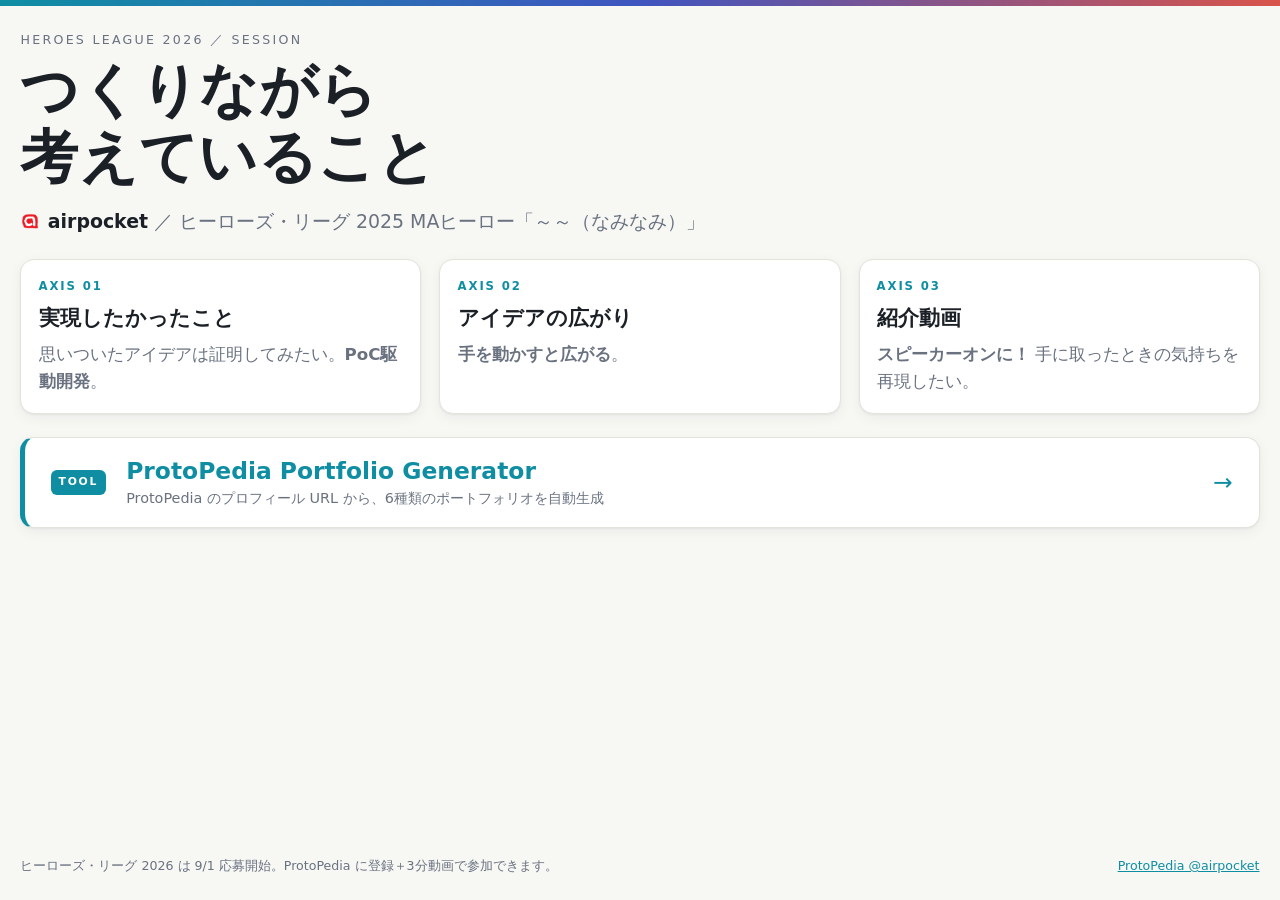
<file: index.html>
<!DOCTYPE html>
<html lang="ja">
<head>
<meta charset="utf-8">
<meta name="viewport" content="width=device-width, initial-scale=1">
<title>つくりながら考えていること｜ヒーローズ・リーグ 2026 セッション</title>
<link rel="icon" href="assets/logo.png">
<link rel="stylesheet" href="assets/style.css">
</head>
<body>
<div class="wave-top"></div>
<main class="page">

  <div class="cover-main">
  <p class="eyebrow">Heroes League 2026 ／ Session</p>
  <h1 class="cover-title">つくりながら<br>考えていること</h1>
  <p class="cover-sub">
    <img class="logo-inline" src="assets/logo.png" alt=""><strong>airpocket</strong> ／ ヒーローズ・リーグ 2025 MAヒーロー「～～（なみなみ）」
  </p>

  <div class="axes">
    <div class="axis">
      <div class="num">AXIS 01</div>
      <h2>実現したかったこと</h2>
      <p>思いついたアイデアは証明してみたい。<strong>PoC駆動開発</strong>。</p>
    </div>
    <div class="axis">
      <div class="num">AXIS 02</div>
      <h2>アイデアの広がり</h2>
      <p><strong>手を動かすと広がる</strong>。</p>
    </div>
    <div class="axis">
      <div class="num">AXIS 03</div>
      <h2>紹介動画</h2>
      <p><strong>スピーカーオンに！</strong> 手に取ったときの気持ちを再現したい。</p>
    </div>
  </div>

  <a class="promo" href="https://airpocket-soundman.github.io/protopedia-portfolio/generator.html">
    <span class="promo-label">TOOL</span>
    <span class="promo-body">
      <span class="promo-title">ProtoPedia Portfolio Generator</span>
      <span class="promo-desc">ProtoPedia のプロフィール URL から、6種類のポートフォリオを自動生成</span>
    </span>
    <span class="promo-arrow">→</span>
  </a>
  </div>

  <div class="cover-foot">
    <span>ヒーローズ・リーグ 2026 は 9/1 応募開始。ProtoPedia に登録＋3分動画で参加できます。</span>
    <span><a href="https://protopedia.net/prototyper/airpocket">ProtoPedia @airpocket</a></span>
  </div>

</main>


</body>
</html>
</file>
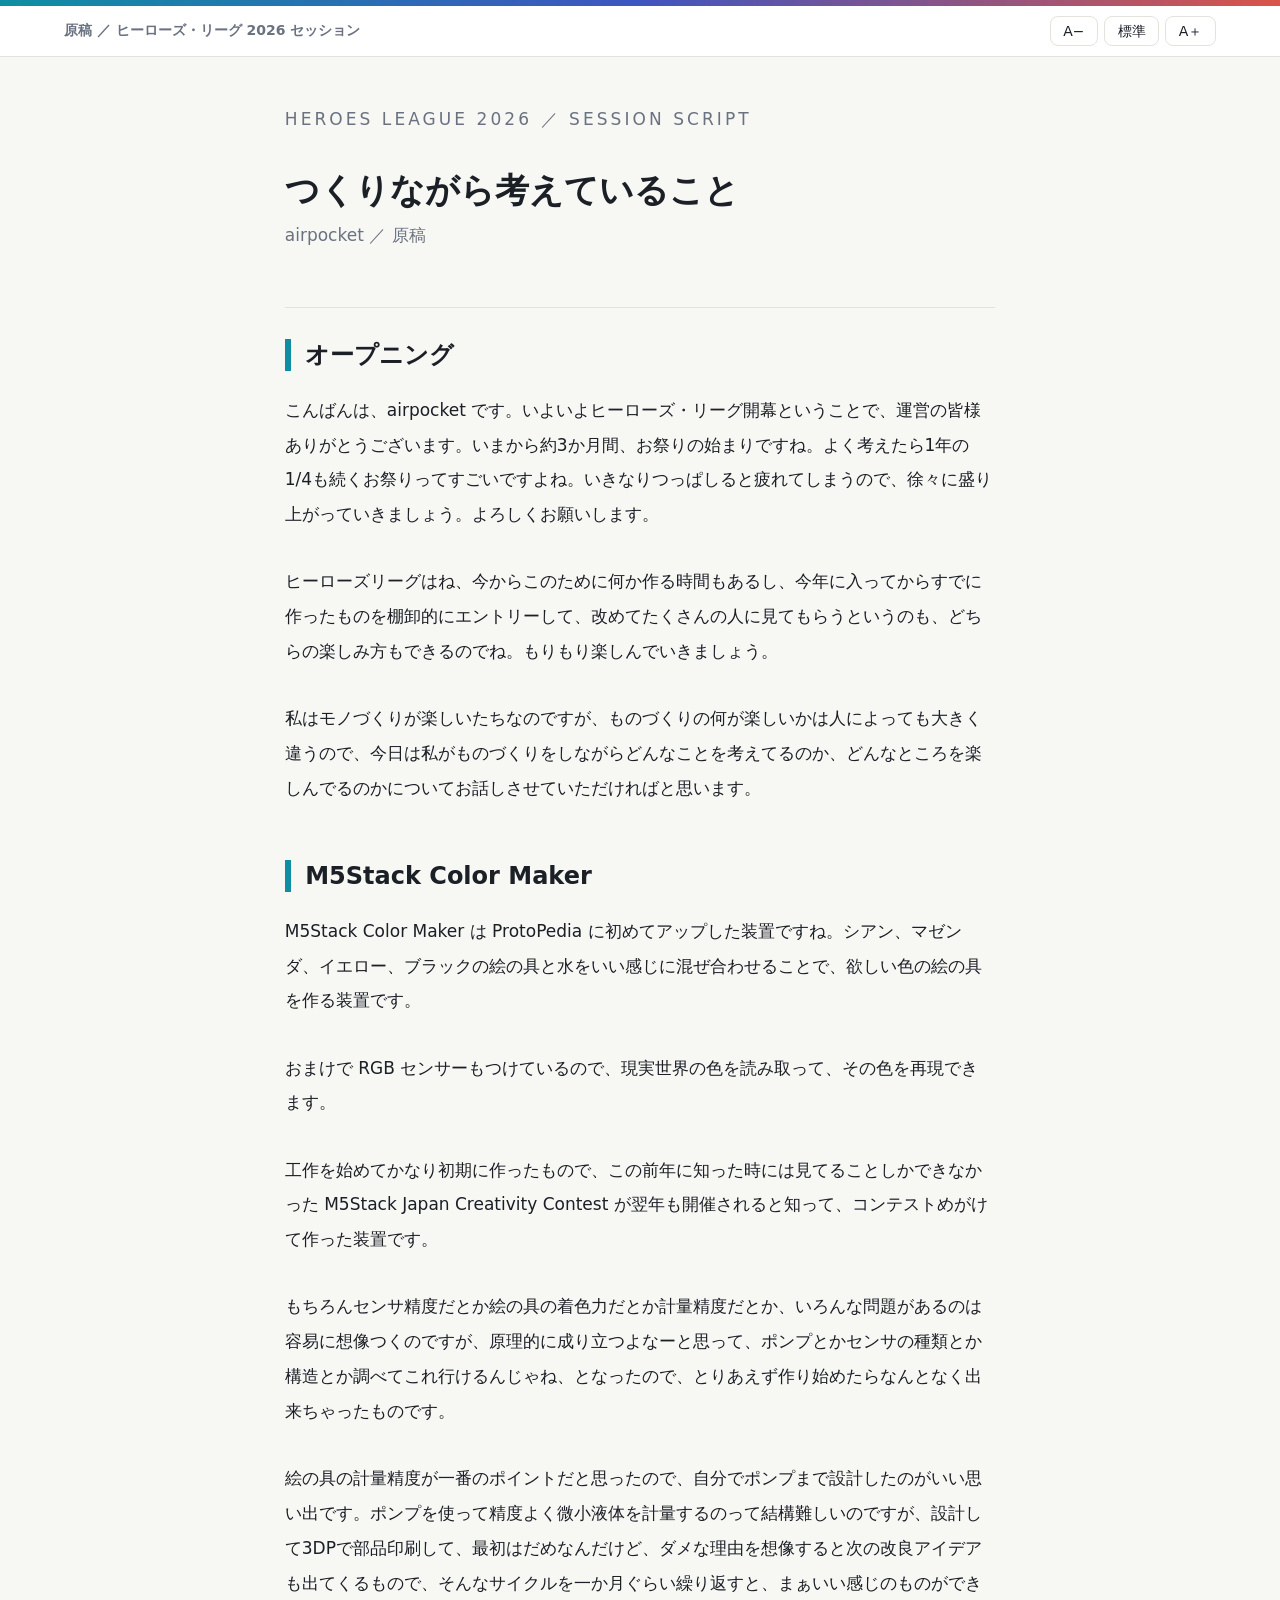
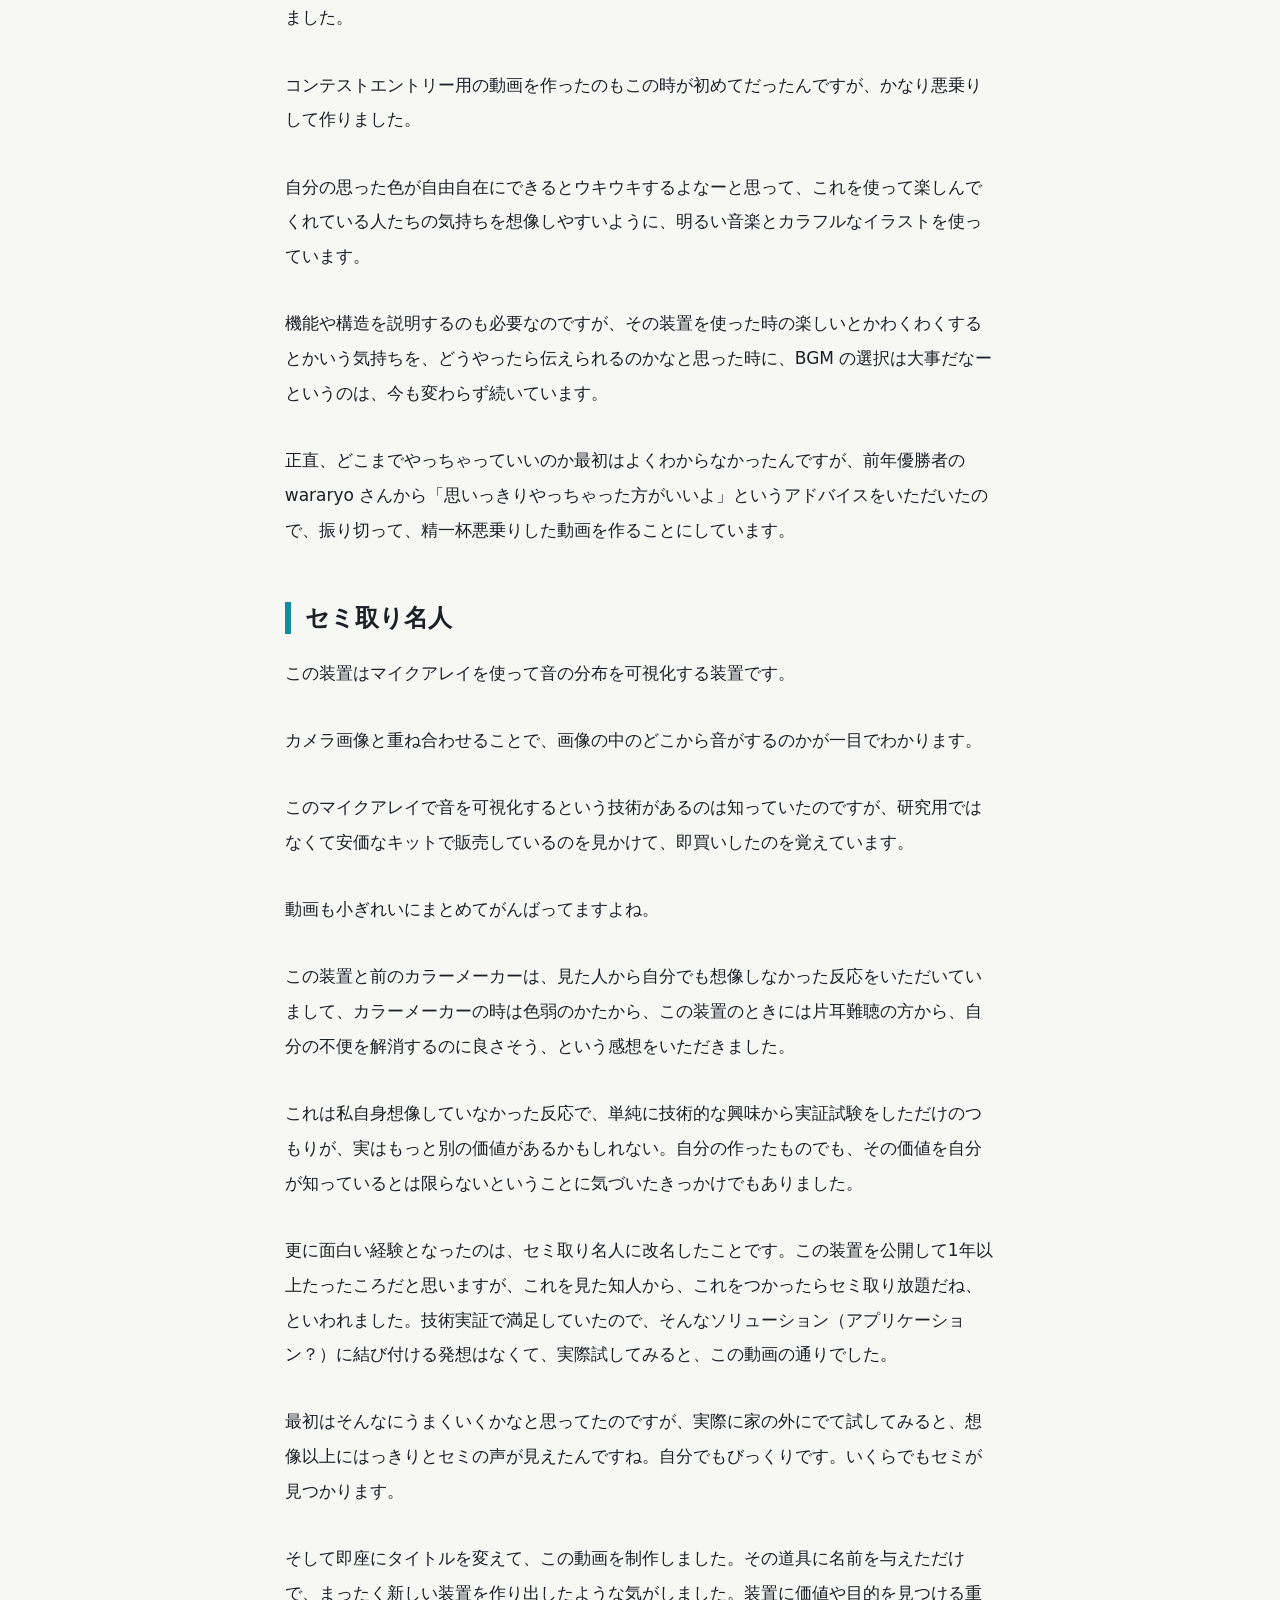
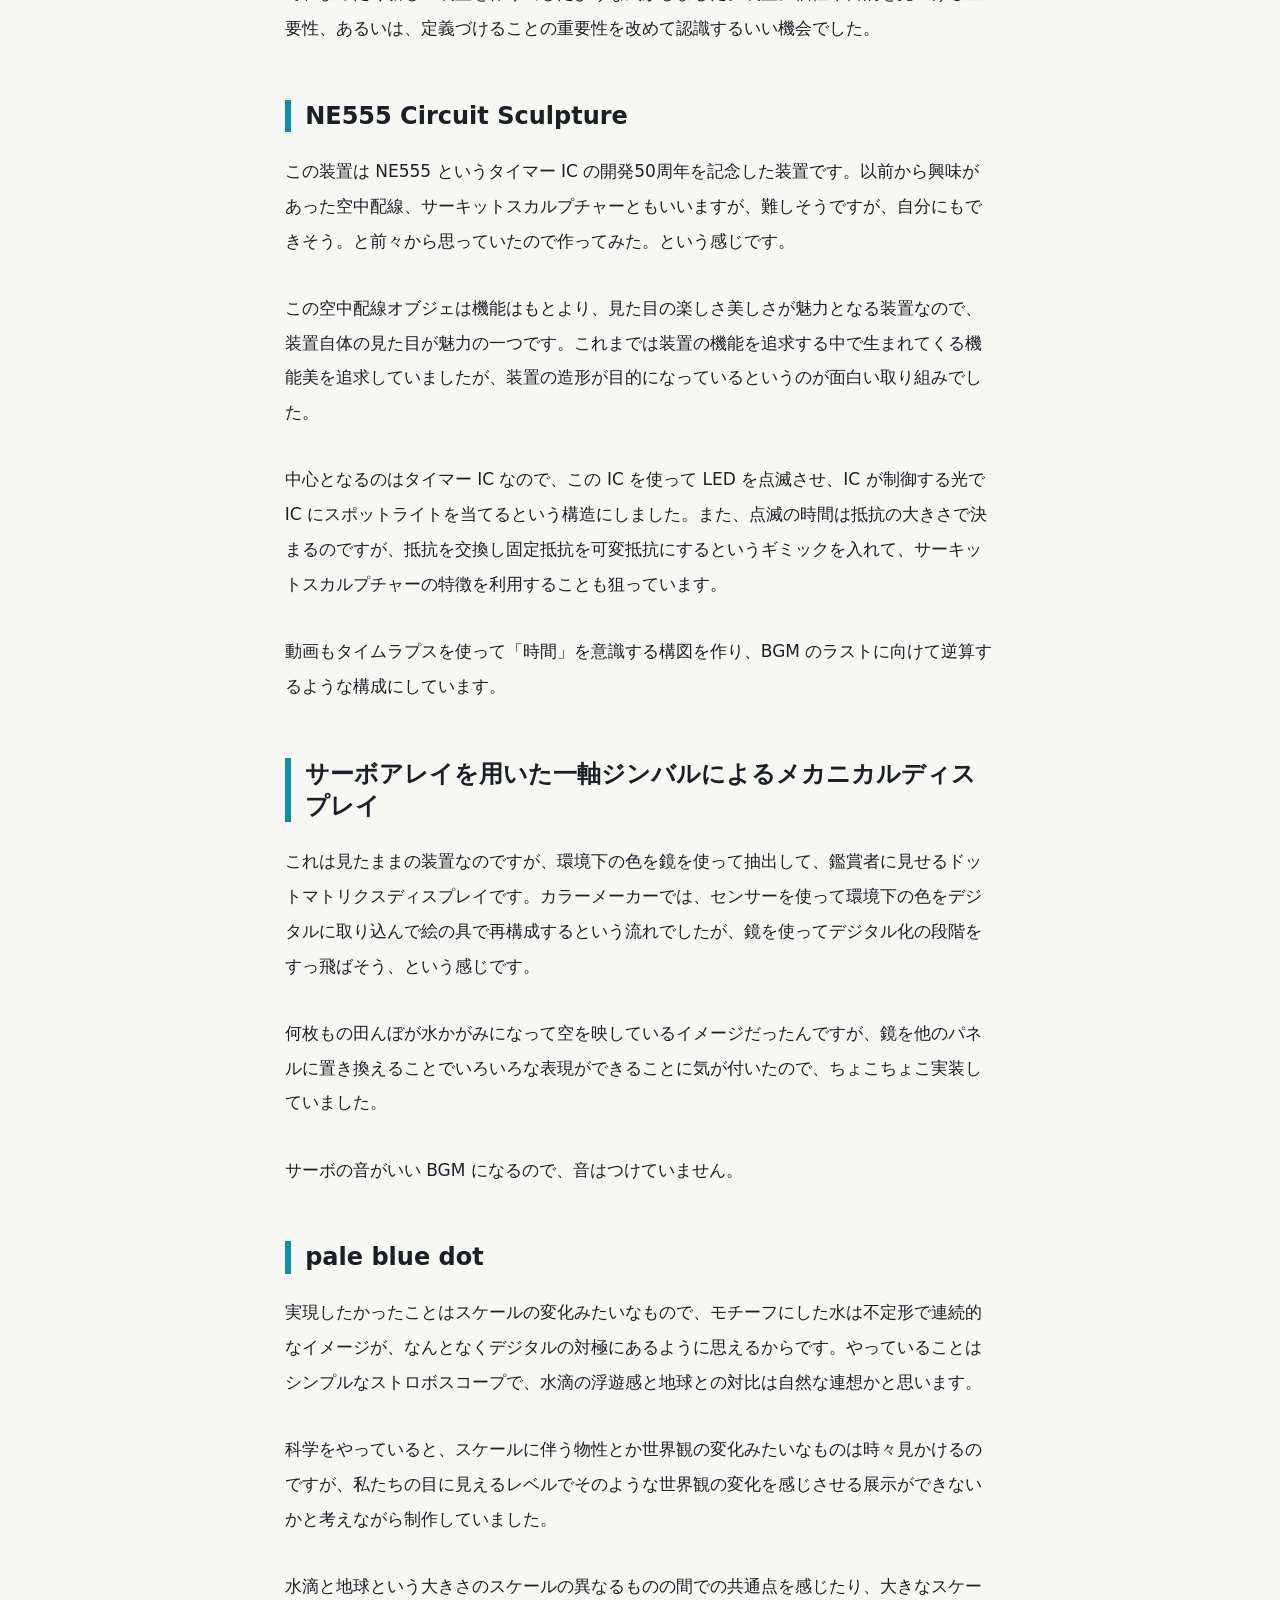
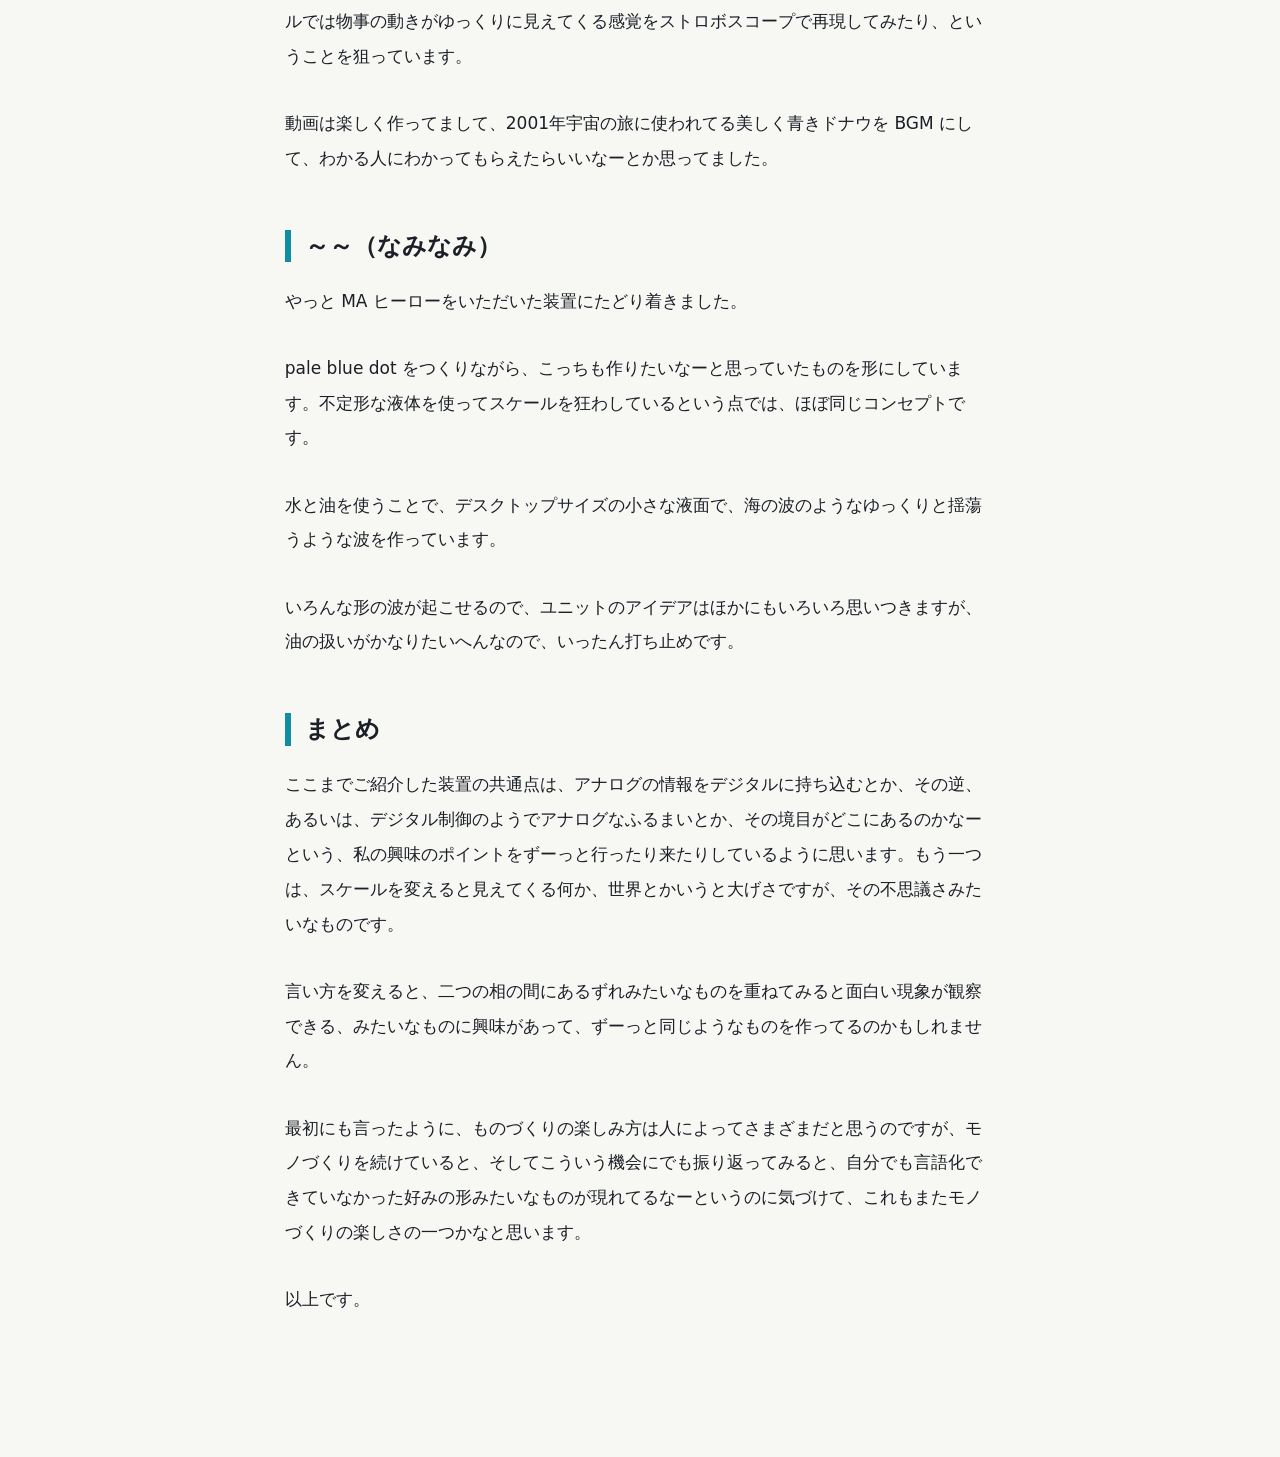
<file: script.html>
<!DOCTYPE html>
<html lang="ja">
<head>
<meta charset="utf-8">
<meta name="viewport" content="width=device-width, initial-scale=1">
<title>原稿｜つくりながら考えていること</title>
<link rel="icon" href="assets/logo.png">
<link rel="stylesheet" href="assets/style.css">
</head>
<body class="doc">
<div class="wave-top"></div>

<div class="doc-bar">
  <span class="doc-bar-title">原稿 ／ ヒーローズ・リーグ 2026 セッション</span>
  <span class="font-ctrl">
    <button type="button" id="font-down" title="文字を小さく">A−</button>
    <button type="button" id="font-reset" title="標準サイズに戻す">標準</button>
    <button type="button" id="font-up" title="文字を大きく">A＋</button>
  </span>
</div>

<article class="doc-page">

  <header class="doc-head">
    <p class="eyebrow">Heroes League 2026 ／ Session Script</p>
    <h1>つくりながら考えていること</h1>
    <p class="doc-sub">airpocket ／ 原稿</p>
  </header>

  <h2>オープニング</h2>

  <p>こんばんは、airpocket です。いよいよヒーローズ・リーグ開幕ということで、運営の皆様ありがとうございます。いまから約3か月間、お祭りの始まりですね。よく考えたら1年の1/4も続くお祭りってすごいですよね。いきなりつっぱしると疲れてしまうので、徐々に盛り上がっていきましょう。よろしくお願いします。</p>

  <p>ヒーローズリーグはね、今からこのために何か作る時間もあるし、今年に入ってからすでに作ったものを棚卸的にエントリーして、改めてたくさんの人に見てもらうというのも、どちらの楽しみ方もできるのでね。もりもり楽しんでいきましょう。</p>

  <p>私はモノづくりが楽しいたちなのですが、ものづくりの何が楽しいかは人によっても大きく違うので、今日は私がものづくりをしながらどんなことを考えてるのか、どんなところを楽しんでるのかについてお話しさせていただければと思います。</p>

  <h2>M5Stack Color Maker</h2>

  <p>M5Stack Color Maker は ProtoPedia に初めてアップした装置ですね。シアン、マゼンダ、イエロー、ブラックの絵の具と水をいい感じに混ぜ合わせることで、欲しい色の絵の具を作る装置です。</p>

  <p>おまけで RGB センサーもつけているので、現実世界の色を読み取って、その色を再現できます。</p>

  <p>工作を始めてかなり初期に作ったもので、この前年に知った時には見てることしかできなかった M5Stack Japan Creativity Contest が翌年も開催されると知って、コンテストめがけて作った装置です。</p>

  <p>もちろんセンサ精度だとか絵の具の着色力だとか計量精度だとか、いろんな問題があるのは容易に想像つくのですが、原理的に成り立つよなーと思って、ポンプとかセンサの種類とか構造とか調べてこれ行けるんじゃね、となったので、とりあえず作り始めたらなんとなく出来ちゃったものです。</p>

  <p>絵の具の計量精度が一番のポイントだと思ったので、自分でポンプまで設計したのがいい思い出です。ポンプを使って精度よく微小液体を計量するのって結構難しいのですが、設計して3DPで部品印刷して、最初はだめなんだけど、ダメな理由を想像すると次の改良アイデアも出てくるもので、そんなサイクルを一か月ぐらい繰り返すと、まぁいい感じのものができました。</p>

  <p>コンテストエントリー用の動画を作ったのもこの時が初めてだったんですが、かなり悪乗りして作りました。</p>

  <p>自分の思った色が自由自在にできるとウキウキするよなーと思って、これを使って楽しんでくれている人たちの気持ちを想像しやすいように、明るい音楽とカラフルなイラストを使っています。</p>

  <p>機能や構造を説明するのも必要なのですが、その装置を使った時の楽しいとかわくわくするとかいう気持ちを、どうやったら伝えられるのかなと思った時に、BGM の選択は大事だなーというのは、今も変わらず続いています。</p>

  <p>正直、どこまでやっちゃっていいのか最初はよくわからなかったんですが、前年優勝者の wararyo さんから「思いっきりやっちゃった方がいいよ」というアドバイスをいただいたので、振り切って、精一杯悪乗りした動画を作ることにしています。</p>


  <h2>セミ取り名人</h2>

  <p>この装置はマイクアレイを使って音の分布を可視化する装置です。</p>

  <p>カメラ画像と重ね合わせることで、画像の中のどこから音がするのかが一目でわかります。</p>

  <p>このマイクアレイで音を可視化するという技術があるのは知っていたのですが、研究用ではなくて安価なキットで販売しているのを見かけて、即買いしたのを覚えています。</p>

  <p>動画も小ぎれいにまとめてがんばってますよね。</p>

  <p>この装置と前のカラーメーカーは、見た人から自分でも想像しなかった反応をいただいていまして、カラーメーカーの時は色弱のかたから、この装置のときには片耳難聴の方から、自分の不便を解消するのに良さそう、という感想をいただきました。</p>

  <p>これは私自身想像していなかった反応で、単純に技術的な興味から実証試験をしただけのつもりが、実はもっと別の価値があるかもしれない。自分の作ったものでも、その価値を自分が知っているとは限らないということに気づいたきっかけでもありました。</p>

  <p>更に面白い経験となったのは、セミ取り名人に改名したことです。この装置を公開して1年以上たったころだと思いますが、これを見た知人から、これをつかったらセミ取り放題だね、といわれました。技術実証で満足していたので、そんなソリューション（アプリケーション？）に結び付ける発想はなくて、実際試してみると、この動画の通りでした。</p>

  <p>最初はそんなにうまくいくかなと思ってたのですが、実際に家の外にでて試してみると、想像以上にはっきりとセミの声が見えたんですね。自分でもびっくりです。いくらでもセミが見つかります。</p>

  <p>そして即座にタイトルを変えて、この動画を制作しました。その道具に名前を与えただけで、まったく新しい装置を作り出したような気がしました。装置に価値や目的を見つける重要性、あるいは、定義づけることの重要性を改めて認識するいい機会でした。</p>

  <h2>NE555 Circuit Sculpture</h2>

  <p>この装置は NE555 というタイマー IC の開発50周年を記念した装置です。以前から興味があった空中配線、サーキットスカルプチャーともいいますが、難しそうですが、自分にもできそう。と前々から思っていたので作ってみた。という感じです。</p>

  <p>この空中配線オブジェは機能はもとより、見た目の楽しさ美しさが魅力となる装置なので、装置自体の見た目が魅力の一つです。これまでは装置の機能を追求する中で生まれてくる機能美を追求していましたが、装置の造形が目的になっているというのが面白い取り組みでした。</p>

  <p>中心となるのはタイマー IC なので、この IC を使って LED を点滅させ、IC が制御する光で IC にスポットライトを当てるという構造にしました。また、点滅の時間は抵抗の大きさで決まるのですが、抵抗を交換し固定抵抗を可変抵抗にするというギミックを入れて、サーキットスカルプチャーの特徴を利用することも狙っています。</p>

  <p>動画もタイムラプスを使って「時間」を意識する構図を作り、BGM のラストに向けて逆算するような構成にしています。</p>


  <h2>サーボアレイを用いた一軸ジンバルによるメカニカルディスプレイ</h2>

  <p>これは見たままの装置なのですが、環境下の色を鏡を使って抽出して、鑑賞者に見せるドットマトリクスディスプレイです。カラーメーカーでは、センサーを使って環境下の色をデジタルに取り込んで絵の具で再構成するという流れでしたが、鏡を使ってデジタル化の段階をすっ飛ばそう、という感じです。</p>

  <p>何枚もの田んぼが水かがみになって空を映しているイメージだったんですが、鏡を他のパネルに置き換えることでいろいろな表現ができることに気が付いたので、ちょこちょこ実装していました。</p>

  <p>サーボの音がいい BGM になるので、音はつけていません。</p>


  <h2>pale blue dot</h2>

  <p>実現したかったことはスケールの変化みたいなもので、モチーフにした水は不定形で連続的なイメージが、なんとなくデジタルの対極にあるように思えるからです。やっていることはシンプルなストロボスコープで、水滴の浮遊感と地球との対比は自然な連想かと思います。</p>

  <p>科学をやっていると、スケールに伴う物性とか世界観の変化みたいなものは時々見かけるのですが、私たちの目に見えるレベルでそのような世界観の変化を感じさせる展示ができないかと考えながら制作していました。</p>

  <p>水滴と地球という大きさのスケールの異なるものの間での共通点を感じたり、大きなスケールでは物事の動きがゆっくりに見えてくる感覚をストロボスコープで再現してみたり、ということを狙っています。</p>

  <p>動画は楽しく作ってまして、2001年宇宙の旅に使われてる美しく青きドナウを BGM にして、わかる人にわかってもらえたらいいなーとか思ってました。</p>


  <h2>～～（なみなみ）</h2>

  <p>やっと MA ヒーローをいただいた装置にたどり着きました。</p>

  <p>pale blue dot をつくりながら、こっちも作りたいなーと思っていたものを形にしています。不定形な液体を使ってスケールを狂わしているという点では、ほぼ同じコンセプトです。</p>

  <p>水と油を使うことで、デスクトップサイズの小さな液面で、海の波のようなゆっくりと揺蕩うような波を作っています。</p>

  <p>いろんな形の波が起こせるので、ユニットのアイデアはほかにもいろいろ思いつきますが、油の扱いがかなりたいへんなので、いったん打ち止めです。</p>

  <h2>まとめ</h2>

  <p>ここまでご紹介した装置の共通点は、アナログの情報をデジタルに持ち込むとか、その逆、あるいは、デジタル制御のようでアナログなふるまいとか、その境目がどこにあるのかなーという、私の興味のポイントをずーっと行ったり来たりしているように思います。もう一つは、スケールを変えると見えてくる何か、世界とかいうと大げさですが、その不思議さみたいなものです。</p>

  <p>言い方を変えると、二つの相の間にあるずれみたいなものを重ねてみると面白い現象が観察できる、みたいなものに興味があって、ずーっと同じようなものを作ってるのかもしれません。</p>

  <p>最初にも言ったように、ものづくりの楽しみ方は人によってさまざまだと思うのですが、モノづくりを続けていると、そしてこういう機会にでも振り返ってみると、自分でも言語化できていなかった好みの形みたいなものが現れてるなーというのに気づけて、これもまたモノづくりの楽しさの一つかなと思います。</p>

  <p>以上です。</p>

</article>

<script>
(function () {
  var doc = document.querySelector('.doc-page');
  var MIN = 0.8, MAX = 2.4, STEP = 0.1;
  var scale = 1;
  try { var v = parseFloat(localStorage.getItem('docScale')); if (v >= MIN && v <= MAX) scale = v; } catch (e) {}

  function apply() {
    doc.style.setProperty('--doc-scale', scale.toFixed(2));
    try { localStorage.setItem('docScale', scale.toFixed(2)); } catch (e) {}
  }
  function bump(d) { scale = Math.min(MAX, Math.max(MIN, Math.round((scale + d) * 100) / 100)); apply(); }

  document.getElementById('font-up').addEventListener('click', function () { bump(STEP); });
  document.getElementById('font-down').addEventListener('click', function () { bump(-STEP); });
  document.getElementById('font-reset').addEventListener('click', function () { scale = 1; apply(); });
  apply();
})();
</script>
</body>
</html>
</file>
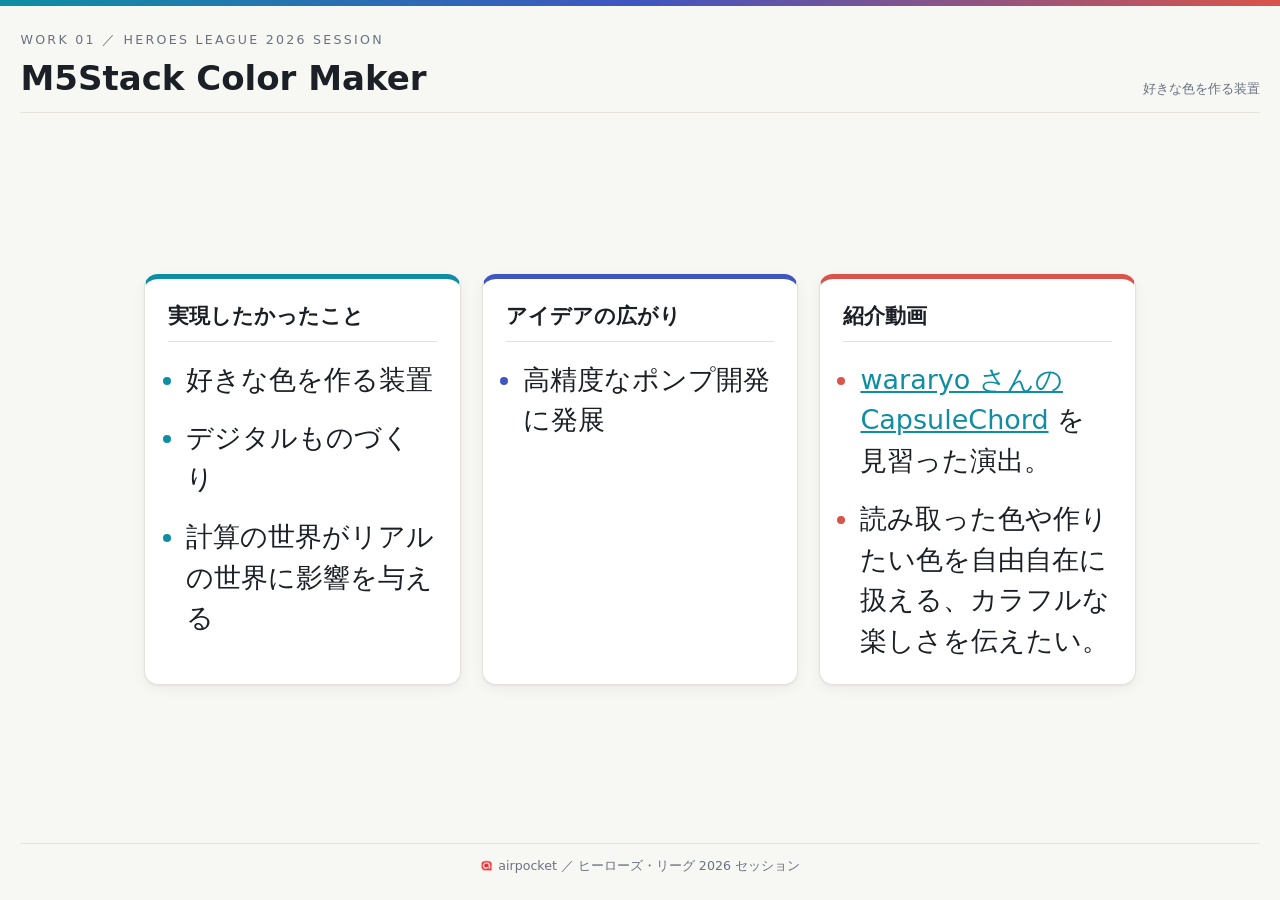
<file: works/color-maker.html>
<!DOCTYPE html>
<html lang="ja">
<head>
<meta charset="utf-8">
<meta name="viewport" content="width=device-width, initial-scale=1">
<title>M5Stack Color Maker｜つくりながら考えていること</title>
<link rel="icon" href="../assets/logo.png">
<link rel="stylesheet" href="../assets/style.css">
</head>
<body>
<div class="wave-top"></div>
<main class="page">

  <div class="work-head">
    <div>
      <p class="eyebrow">Work 01 ／ Heroes League 2026 Session</p>
      <h1>M5Stack Color Maker</h1>
    </div>
    <div class="meta">好きな色を作る装置</div>
  </div>

  <div class="cols">

    <section class="col col--want">
      <h2>実現したかったこと</h2>
      <ul>
        <li>好きな色を作る装置</li>
        <li>デジタルものづくり</li>
        <li>計算の世界がリアルの世界に影響を与える</li>
      </ul>
    </section>

    <section class="col col--idea">
      <h2>アイデアの広がり</h2>
      <ul>
        <li>高精度なポンプ開発に発展</li>
      </ul>
    </section>

    <section class="col col--video">
      <h2>紹介動画</h2>
      <ul>
        <li><a href="https://protopedia.net/prototype/1895">wararyo さんの CapsuleChord</a> を見習った演出。</li>
        <li>読み取った色や作りたい色を自由自在に扱える、カラフルな楽しさを伝えたい。</li>
      </ul>
    </section>

  </div>

  <div class="work-foot">
    <span>&nbsp;</span>
    <span><img class="logo-inline" src="../assets/logo.png" alt="">airpocket ／ ヒーローズ・リーグ 2026 セッション</span>
    <span>&nbsp;</span>
  </div>

</main>


</body>
</html>
</file>
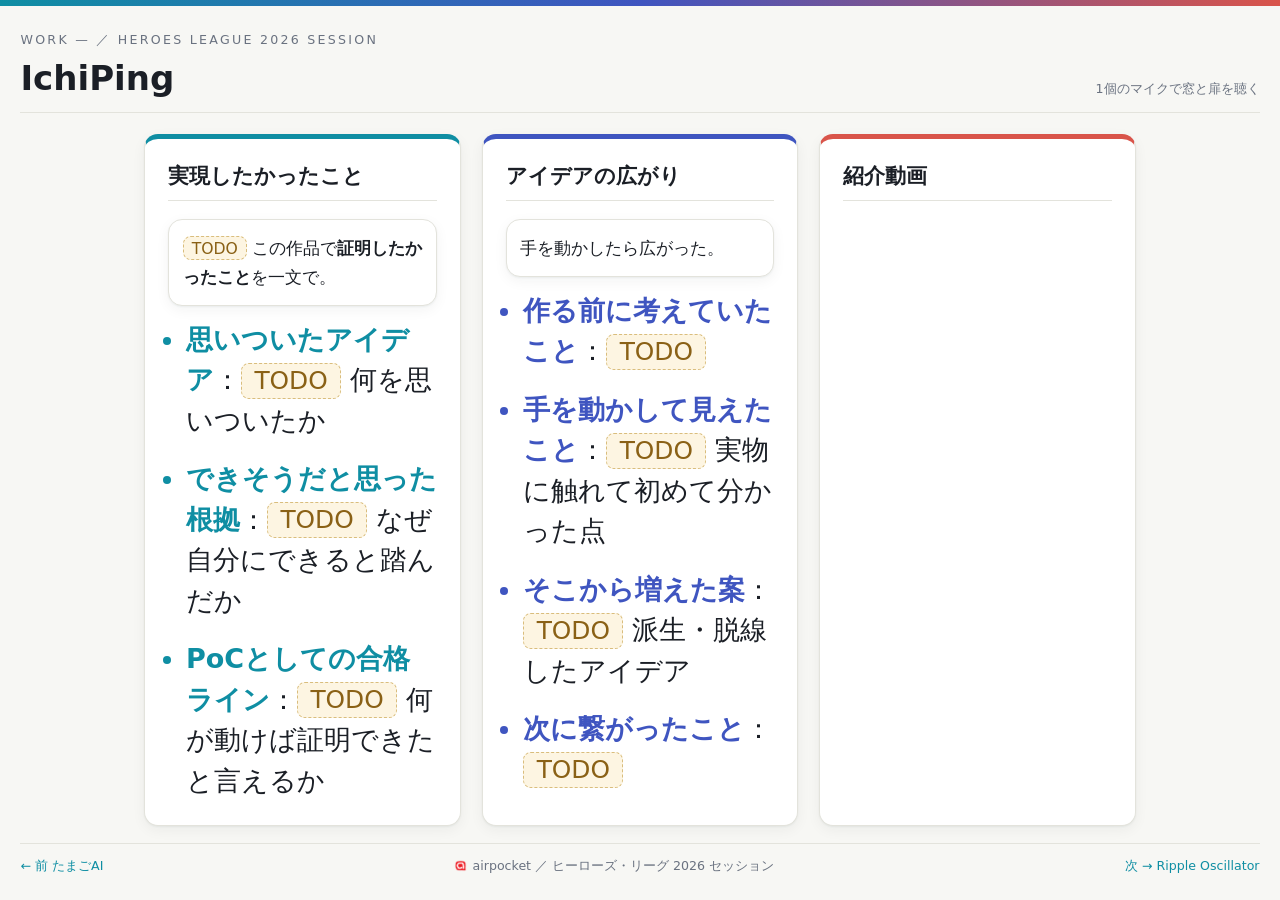
<file: works/ichiping.html>
<!DOCTYPE html>
<html lang="ja">
<head>
<meta charset="utf-8">
<meta name="viewport" content="width=device-width, initial-scale=1">
<title>IchiPing｜つくりながら考えていること</title>
<link rel="icon" href="../assets/logo.png">
<link rel="stylesheet" href="../assets/style.css">
</head>
<body>
<div class="wave-top"></div>
<main class="page">

  <div class="work-head">
    <div>
      <p class="eyebrow">Work — ／ Heroes League 2026 Session</p>
      <h1>IchiPing</h1>
    </div>
    <div class="meta">1個のマイクで窓と扉を聴く</div>
  </div>

  <div class="cols">

    <section class="col col--want">
      <h2>実現したかったこと</h2>
      <p class="lead"><span class="todo">TODO</span> この作品で<strong>証明したかったこと</strong>を一文で。</p>
      <ul>
        <li><strong>思いついたアイデア</strong>：<span class="todo">TODO</span> 何を思いついたか</li>
        <li><strong>できそうだと思った根拠</strong>：<span class="todo">TODO</span> なぜ自分にできると踏んだか</li>
        <li><strong>PoCとしての合格ライン</strong>：<span class="todo">TODO</span> 何が動けば証明できたと言えるか</li>
      </ul>
    </section>

    <section class="col col--idea">
      <h2>アイデアの広がり</h2>
      <p class="lead">手を動かしたら広がった。</p>
      <ul>
        <li><strong>作る前に考えていたこと</strong>：<span class="todo">TODO</span></li>
        <li><strong>手を動かして見えたこと</strong>：<span class="todo">TODO</span> 実物に触れて初めて分かった点</li>
        <li><strong>そこから増えた案</strong>：<span class="todo">TODO</span> 派生・脱線したアイデア</li>
        <li><strong>次に繋がったこと</strong>：<span class="todo">TODO</span></li>
      </ul>
    </section>

    <section class="col col--video">
      <h2>紹介動画</h2>
    </section>

  </div>

  <div class="work-foot">
    <span><a href="tamago-ai.html">← 前 たまごAI</a></span>
    <span><img class="logo-inline" src="../assets/logo.png" alt="">airpocket ／ ヒーローズ・リーグ 2026 セッション</span>
    <span><a href="ripple-oscillator.html">次 → Ripple Oscillator</a></span>
  </div>

</main>


</body>
</html>
</file>
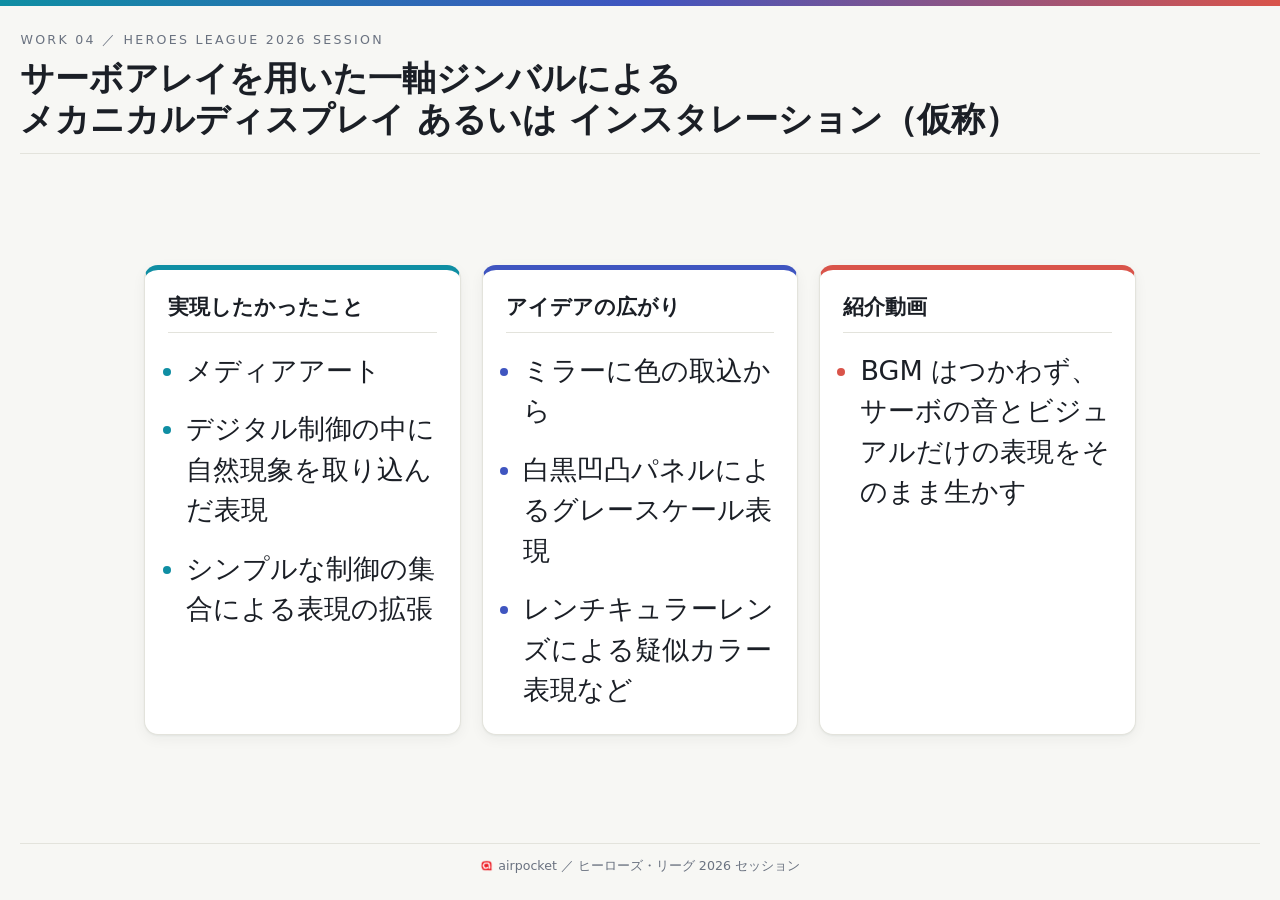
<file: works/mechanical-display.html>
<!DOCTYPE html>
<html lang="ja">
<head>
<meta charset="utf-8">
<meta name="viewport" content="width=device-width, initial-scale=1">
<title>サーボアレイを用いた一軸ジンバルによるメカニカルディスプレイ｜つくりながら考えていること</title>
<link rel="icon" href="../assets/logo.png">
<link rel="stylesheet" href="../assets/style.css">
</head>
<body>
<div class="wave-top"></div>
<main class="page">

  <div class="work-head">
    <div>
      <p class="eyebrow">Work 04 ／ Heroes League 2026 Session</p>
      <h1>サーボアレイを用いた一軸ジンバルによる<br>メカニカルディスプレイ あるいは インスタレーション（仮称）</h1>
    </div>
    <div class="meta"></div>
  </div>

  <div class="cols">

    <section class="col col--want">
      <h2>実現したかったこと</h2>
      <ul>
        <li>メディアアート</li>
        <li>デジタル制御の中に自然現象を取り込んだ表現</li>
        <li>シンプルな制御の集合による表現の拡張</li>
      </ul>
    </section>

    <section class="col col--idea">
      <h2>アイデアの広がり</h2>
      <ul>
        <li>ミラーに色の取込から</li>
        <li>白黒凹凸パネルによるグレースケール表現</li>
        <li>レンチキュラーレンズによる疑似カラー表現など</li>
      </ul>
    </section>

    <section class="col col--video">
      <h2>紹介動画</h2>
      <ul>
        <li>BGM はつかわず、サーボの音とビジュアルだけの表現をそのまま生かす</li>
      </ul>
    </section>

  </div>

  <div class="work-foot">
    <span>&nbsp;</span>
    <span><img class="logo-inline" src="../assets/logo.png" alt="">airpocket ／ ヒーローズ・リーグ 2026 セッション</span>
    <span>&nbsp;</span>
  </div>

</main>
</body>
</html>
</file>
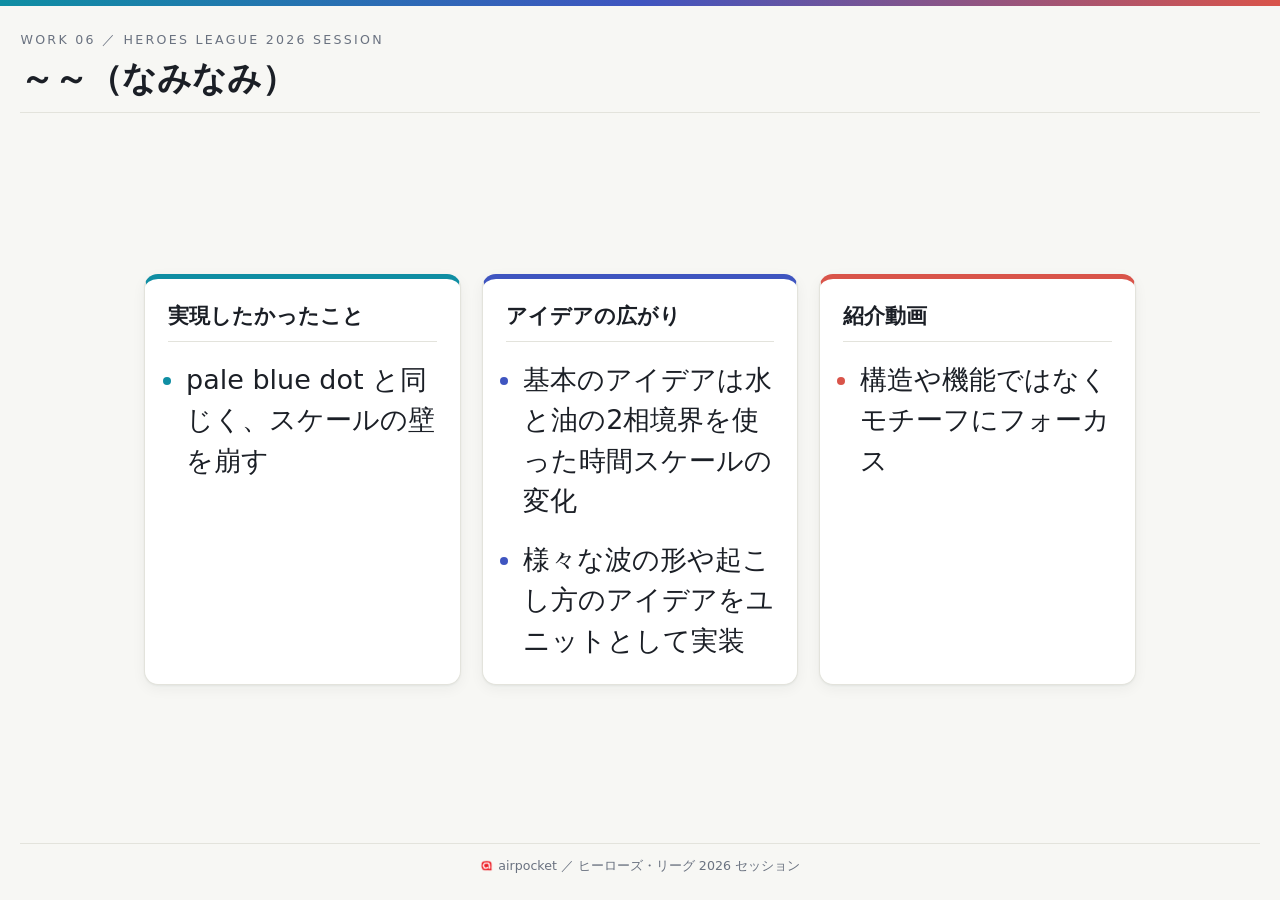
<file: works/naminami.html>
<!DOCTYPE html>
<html lang="ja">
<head>
<meta charset="utf-8">
<meta name="viewport" content="width=device-width, initial-scale=1">
<title>～～（なみなみ）｜つくりながら考えていること</title>
<link rel="icon" href="../assets/logo.png">
<link rel="stylesheet" href="../assets/style.css">
</head>
<body>
<div class="wave-top"></div>
<main class="page">

  <div class="work-head">
    <div>
      <p class="eyebrow">Work 06 ／ Heroes League 2026 Session</p>
      <h1>～～（なみなみ）</h1>
    </div>
    <div class="meta"></div>
  </div>

  <div class="cols">

    <section class="col col--want">
      <h2>実現したかったこと</h2>
      <ul>
        <li>pale blue dot と同じく、スケールの壁を崩す</li>
      </ul>
    </section>

    <section class="col col--idea">
      <h2>アイデアの広がり</h2>
      <ul>
        <li>基本のアイデアは水と油の2相境界を使った時間スケールの変化</li>
        <li>様々な波の形や起こし方のアイデアをユニットとして実装</li>
      </ul>
    </section>

    <section class="col col--video">
      <h2>紹介動画</h2>
      <ul>
        <li>構造や機能ではなくモチーフにフォーカス</li>
      </ul>
    </section>

  </div>

  <div class="work-foot">
    <span>&nbsp;</span>
    <span><img class="logo-inline" src="../assets/logo.png" alt="">airpocket ／ ヒーローズ・リーグ 2026 セッション</span>
    <span>&nbsp;</span>
  </div>

</main>
</body>
</html>
</file>
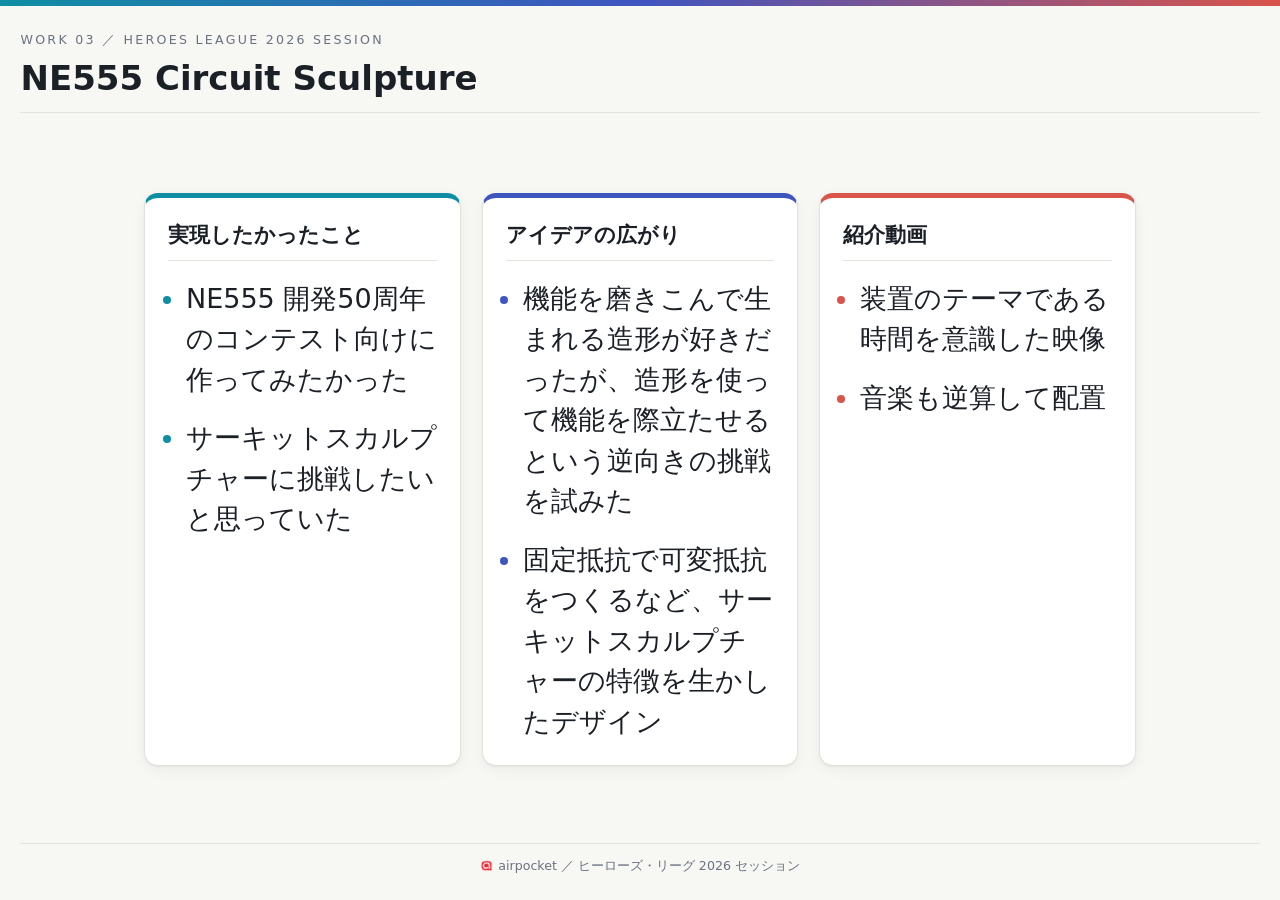
<file: works/ne555.html>
<!DOCTYPE html>
<html lang="ja">
<head>
<meta charset="utf-8">
<meta name="viewport" content="width=device-width, initial-scale=1">
<title>NE555 Circuit Sculpture｜つくりながら考えていること</title>
<link rel="icon" href="../assets/logo.png">
<link rel="stylesheet" href="../assets/style.css">
</head>
<body>
<div class="wave-top"></div>
<main class="page">

  <div class="work-head">
    <div>
      <p class="eyebrow">Work 03 ／ Heroes League 2026 Session</p>
      <h1>NE555 Circuit Sculpture</h1>
    </div>
    <div class="meta"></div>
  </div>

  <div class="cols">

    <section class="col col--want">
      <h2>実現したかったこと</h2>
      <ul>
        <li>NE555 開発50周年のコンテスト向けに作ってみたかった</li>
        <li>サーキットスカルプチャーに挑戦したいと思っていた</li>
      </ul>
    </section>

    <section class="col col--idea">
      <h2>アイデアの広がり</h2>
      <ul>
        <li>機能を磨きこんで生まれる造形が好きだったが、造形を使って機能を際立たせるという逆向きの挑戦を試みた</li>
        <li>固定抵抗で可変抵抗をつくるなど、サーキットスカルプチャーの特徴を生かしたデザイン</li>
      </ul>
    </section>

    <section class="col col--video">
      <h2>紹介動画</h2>
      <ul>
        <li>装置のテーマである時間を意識した映像</li>
        <li>音楽も逆算して配置</li>
      </ul>
    </section>

  </div>

  <div class="work-foot">
    <span>&nbsp;</span>
    <span><img class="logo-inline" src="../assets/logo.png" alt="">airpocket ／ ヒーローズ・リーグ 2026 セッション</span>
    <span>&nbsp;</span>
  </div>

</main>
</body>
</html>
</file>
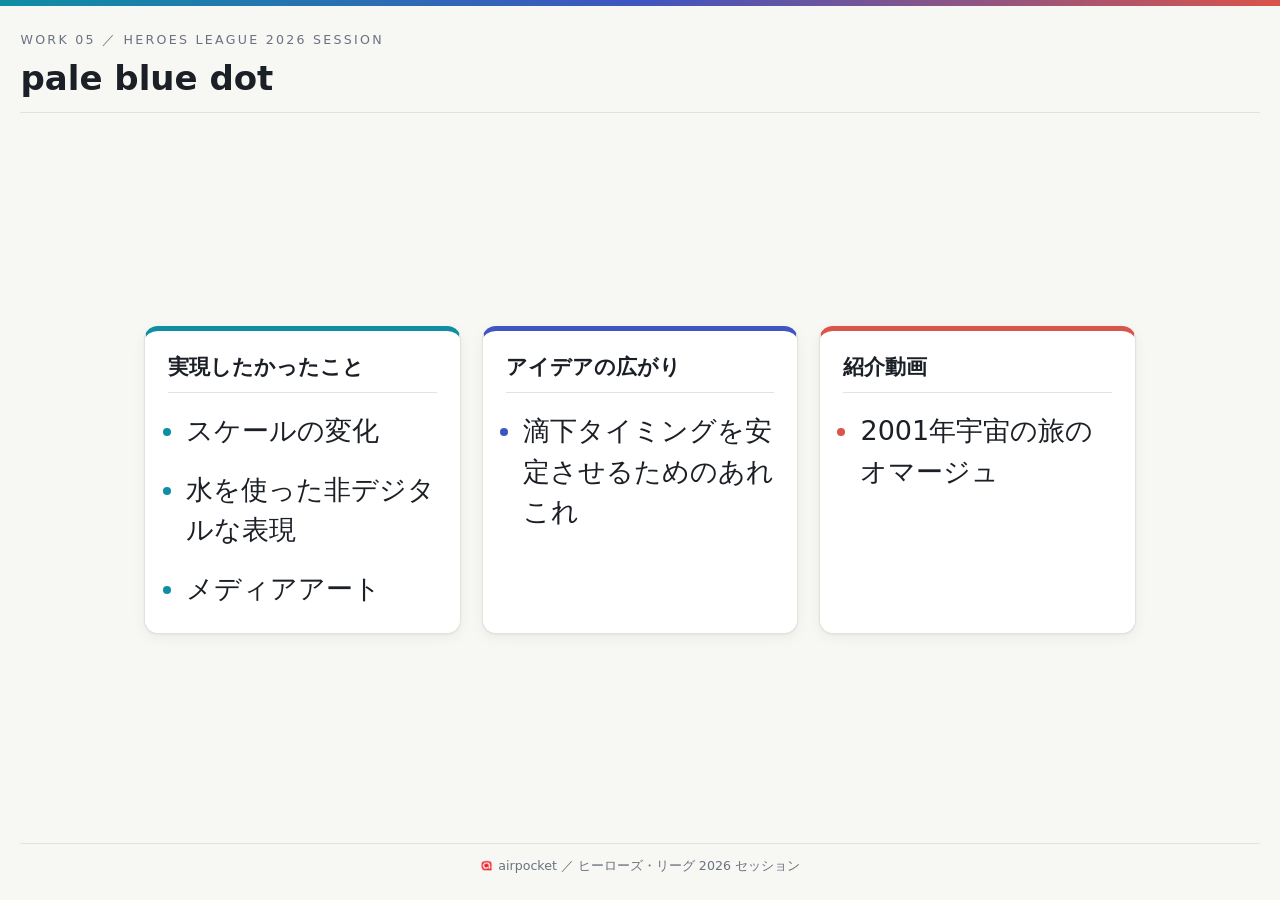
<file: works/pale-blue-dot.html>
<!DOCTYPE html>
<html lang="ja">
<head>
<meta charset="utf-8">
<meta name="viewport" content="width=device-width, initial-scale=1">
<title>pale blue dot｜つくりながら考えていること</title>
<link rel="icon" href="../assets/logo.png">
<link rel="stylesheet" href="../assets/style.css">
</head>
<body>
<div class="wave-top"></div>
<main class="page">

  <div class="work-head">
    <div>
      <p class="eyebrow">Work 05 ／ Heroes League 2026 Session</p>
      <h1>pale blue dot</h1>
    </div>
    <div class="meta"></div>
  </div>

  <div class="cols">

    <section class="col col--want">
      <h2>実現したかったこと</h2>
      <ul>
        <li>スケールの変化</li>
        <li>水を使った非デジタルな表現</li>
        <li>メディアアート</li>
      </ul>
    </section>

    <section class="col col--idea">
      <h2>アイデアの広がり</h2>
      <ul>
        <li>滴下タイミングを安定させるためのあれこれ</li>
      </ul>
    </section>

    <section class="col col--video">
      <h2>紹介動画</h2>
      <ul>
        <li>2001年宇宙の旅のオマージュ</li>
      </ul>
    </section>

  </div>

  <div class="work-foot">
    <span>&nbsp;</span>
    <span><img class="logo-inline" src="../assets/logo.png" alt="">airpocket ／ ヒーローズ・リーグ 2026 セッション</span>
    <span>&nbsp;</span>
  </div>

</main>
</body>
</html>
</file>
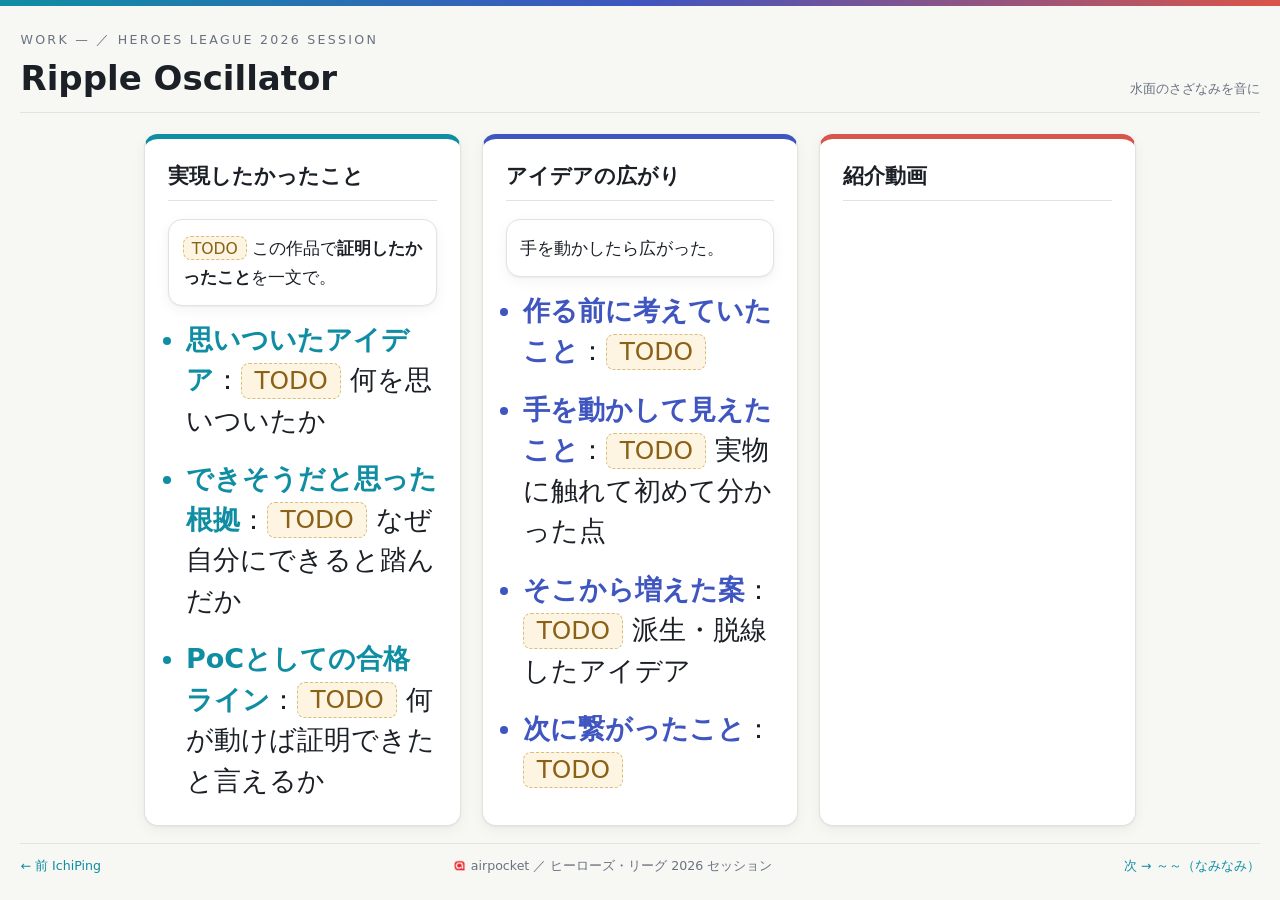
<file: works/ripple-oscillator.html>
<!DOCTYPE html>
<html lang="ja">
<head>
<meta charset="utf-8">
<meta name="viewport" content="width=device-width, initial-scale=1">
<title>Ripple Oscillator｜つくりながら考えていること</title>
<link rel="icon" href="../assets/logo.png">
<link rel="stylesheet" href="../assets/style.css">
</head>
<body>
<div class="wave-top"></div>
<main class="page">

  <div class="work-head">
    <div>
      <p class="eyebrow">Work — ／ Heroes League 2026 Session</p>
      <h1>Ripple Oscillator</h1>
    </div>
    <div class="meta">水面のさざなみを音に</div>
  </div>

  <div class="cols">

    <section class="col col--want">
      <h2>実現したかったこと</h2>
      <p class="lead"><span class="todo">TODO</span> この作品で<strong>証明したかったこと</strong>を一文で。</p>
      <ul>
        <li><strong>思いついたアイデア</strong>：<span class="todo">TODO</span> 何を思いついたか</li>
        <li><strong>できそうだと思った根拠</strong>：<span class="todo">TODO</span> なぜ自分にできると踏んだか</li>
        <li><strong>PoCとしての合格ライン</strong>：<span class="todo">TODO</span> 何が動けば証明できたと言えるか</li>
      </ul>
    </section>

    <section class="col col--idea">
      <h2>アイデアの広がり</h2>
      <p class="lead">手を動かしたら広がった。</p>
      <ul>
        <li><strong>作る前に考えていたこと</strong>：<span class="todo">TODO</span></li>
        <li><strong>手を動かして見えたこと</strong>：<span class="todo">TODO</span> 実物に触れて初めて分かった点</li>
        <li><strong>そこから増えた案</strong>：<span class="todo">TODO</span> 派生・脱線したアイデア</li>
        <li><strong>次に繋がったこと</strong>：<span class="todo">TODO</span></li>
      </ul>
    </section>

    <section class="col col--video">
      <h2>紹介動画</h2>
    </section>

  </div>

  <div class="work-foot">
    <span><a href="ichiping.html">← 前 IchiPing</a></span>
    <span><img class="logo-inline" src="../assets/logo.png" alt="">airpocket ／ ヒーローズ・リーグ 2026 セッション</span>
    <span><a href="naminami.html">次 → ～～（なみなみ）</a></span>
  </div>

</main>


</body>
</html>
</file>
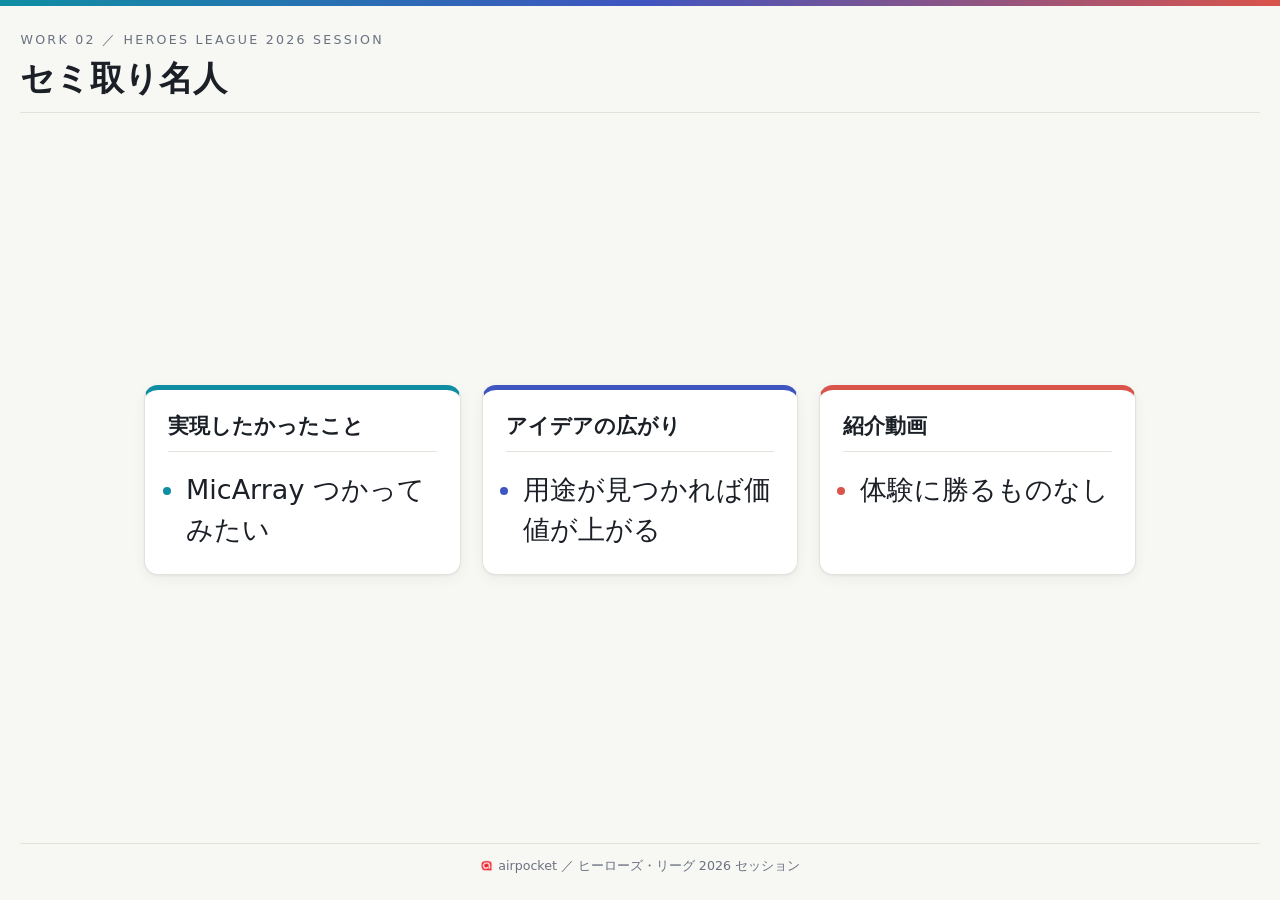
<file: works/semitori.html>
<!DOCTYPE html>
<html lang="ja">
<head>
<meta charset="utf-8">
<meta name="viewport" content="width=device-width, initial-scale=1">
<title>セミ取り名人｜つくりながら考えていること</title>
<link rel="icon" href="../assets/logo.png">
<link rel="stylesheet" href="../assets/style.css">
</head>
<body>
<div class="wave-top"></div>
<main class="page">

  <div class="work-head">
    <div>
      <p class="eyebrow">Work 02 ／ Heroes League 2026 Session</p>
      <h1>セミ取り名人</h1>
    </div>
    <div class="meta"></div>
  </div>

  <div class="cols">

    <section class="col col--want">
      <h2>実現したかったこと</h2>
      <ul>
        <li>MicArray つかってみたい</li>
      </ul>
    </section>

    <section class="col col--idea">
      <h2>アイデアの広がり</h2>
      <ul>
        <li>用途が見つかれば価値が上がる</li>
      </ul>
    </section>

    <section class="col col--video">
      <h2>紹介動画</h2>
      <ul>
        <li>体験に勝るものなし</li>
      </ul>
    </section>

  </div>

  <div class="work-foot">
    <span>&nbsp;</span>
    <span><img class="logo-inline" src="../assets/logo.png" alt="">airpocket ／ ヒーローズ・リーグ 2026 セッション</span>
    <span>&nbsp;</span>
  </div>

</main>
</body>
</html>
</file>
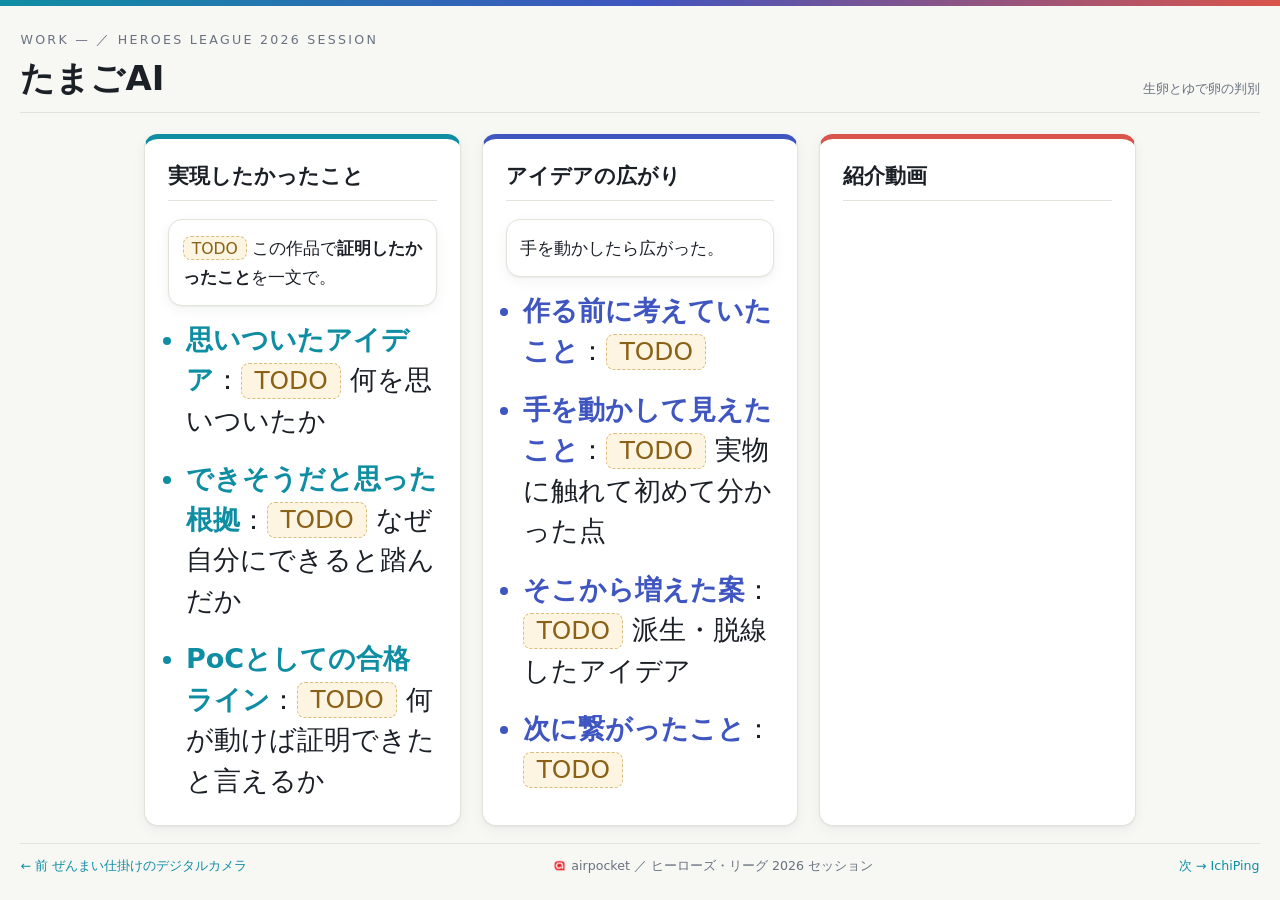
<file: works/tamago-ai.html>
<!DOCTYPE html>
<html lang="ja">
<head>
<meta charset="utf-8">
<meta name="viewport" content="width=device-width, initial-scale=1">
<title>たまごAI｜つくりながら考えていること</title>
<link rel="icon" href="../assets/logo.png">
<link rel="stylesheet" href="../assets/style.css">
</head>
<body>
<div class="wave-top"></div>
<main class="page">

  <div class="work-head">
    <div>
      <p class="eyebrow">Work — ／ Heroes League 2026 Session</p>
      <h1>たまごAI</h1>
    </div>
    <div class="meta">生卵とゆで卵の判別</div>
  </div>

  <div class="cols">

    <section class="col col--want">
      <h2>実現したかったこと</h2>
      <p class="lead"><span class="todo">TODO</span> この作品で<strong>証明したかったこと</strong>を一文で。</p>
      <ul>
        <li><strong>思いついたアイデア</strong>：<span class="todo">TODO</span> 何を思いついたか</li>
        <li><strong>できそうだと思った根拠</strong>：<span class="todo">TODO</span> なぜ自分にできると踏んだか</li>
        <li><strong>PoCとしての合格ライン</strong>：<span class="todo">TODO</span> 何が動けば証明できたと言えるか</li>
      </ul>
    </section>

    <section class="col col--idea">
      <h2>アイデアの広がり</h2>
      <p class="lead">手を動かしたら広がった。</p>
      <ul>
        <li><strong>作る前に考えていたこと</strong>：<span class="todo">TODO</span></li>
        <li><strong>手を動かして見えたこと</strong>：<span class="todo">TODO</span> 実物に触れて初めて分かった点</li>
        <li><strong>そこから増えた案</strong>：<span class="todo">TODO</span> 派生・脱線したアイデア</li>
        <li><strong>次に繋がったこと</strong>：<span class="todo">TODO</span></li>
      </ul>
    </section>

    <section class="col col--video">
      <h2>紹介動画</h2>
    </section>

  </div>

  <div class="work-foot">
    <span><a href="zenmai-camera.html">← 前 ぜんまい仕掛けのデジタルカメラ</a></span>
    <span><img class="logo-inline" src="../assets/logo.png" alt="">airpocket ／ ヒーローズ・リーグ 2026 セッション</span>
    <span><a href="ichiping.html">次 → IchiPing</a></span>
  </div>

</main>


</body>
</html>
</file>
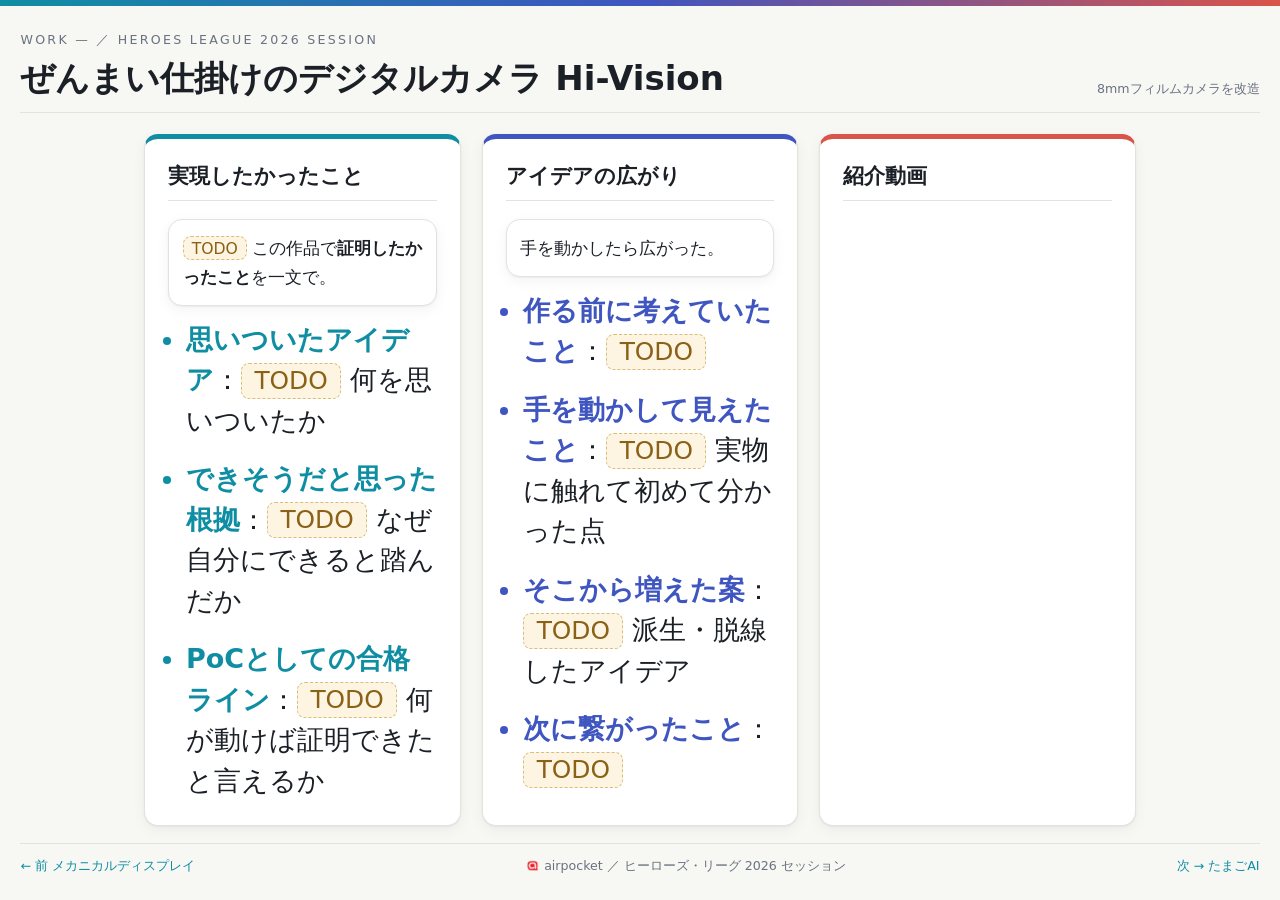
<file: works/zenmai-camera.html>
<!DOCTYPE html>
<html lang="ja">
<head>
<meta charset="utf-8">
<meta name="viewport" content="width=device-width, initial-scale=1">
<title>ぜんまい仕掛けのデジタルカメラ Hi-Vision｜つくりながら考えていること</title>
<link rel="icon" href="../assets/logo.png">
<link rel="stylesheet" href="../assets/style.css">
</head>
<body>
<div class="wave-top"></div>
<main class="page">

  <div class="work-head">
    <div>
      <p class="eyebrow">Work — ／ Heroes League 2026 Session</p>
      <h1>ぜんまい仕掛けのデジタルカメラ Hi-Vision</h1>
    </div>
    <div class="meta">8mmフィルムカメラを改造</div>
  </div>

  <div class="cols">

    <section class="col col--want">
      <h2>実現したかったこと</h2>
      <p class="lead"><span class="todo">TODO</span> この作品で<strong>証明したかったこと</strong>を一文で。</p>
      <ul>
        <li><strong>思いついたアイデア</strong>：<span class="todo">TODO</span> 何を思いついたか</li>
        <li><strong>できそうだと思った根拠</strong>：<span class="todo">TODO</span> なぜ自分にできると踏んだか</li>
        <li><strong>PoCとしての合格ライン</strong>：<span class="todo">TODO</span> 何が動けば証明できたと言えるか</li>
      </ul>
    </section>

    <section class="col col--idea">
      <h2>アイデアの広がり</h2>
      <p class="lead">手を動かしたら広がった。</p>
      <ul>
        <li><strong>作る前に考えていたこと</strong>：<span class="todo">TODO</span></li>
        <li><strong>手を動かして見えたこと</strong>：<span class="todo">TODO</span> 実物に触れて初めて分かった点</li>
        <li><strong>そこから増えた案</strong>：<span class="todo">TODO</span> 派生・脱線したアイデア</li>
        <li><strong>次に繋がったこと</strong>：<span class="todo">TODO</span></li>
      </ul>
    </section>

    <section class="col col--video">
      <h2>紹介動画</h2>
    </section>

  </div>

  <div class="work-foot">
    <span><a href="mechanical-display.html">← 前 メカニカルディスプレイ</a></span>
    <span><img class="logo-inline" src="../assets/logo.png" alt="">airpocket ／ ヒーローズ・リーグ 2026 セッション</span>
    <span><a href="tamago-ai.html">次 → たまごAI</a></span>
  </div>

</main>


</body>
</html>
</file>
<file: assets/style.css>
/* Heroes League 2026 session pages - shared style */

:root {
  --bg:        #f7f7f4;
  --bg-soft:   #ffffff;
  --line:      #e3e3dc;
  --fg:        #1b1f26;
  --fg-dim:    #6a7280;
  --accent:    #0f8ea3;
  --accent-2:  #d9544a;
  --idea:      #3f55c0;
  --shadow:    0 1px 2px rgba(27,31,38,.05), 0 4px 14px rgba(27,31,38,.05);
  --radius:    14px;
  --maxw:      100%;
}

* { box-sizing: border-box; }

html, body {
  margin: 0;
  padding: 0;
  height: 100%;
}

body {
  background: var(--bg);
  color: var(--fg);
  font-family: "Helvetica Neue", "Hiragino Kaku Gothic ProN", "Hiragino Sans",
               "BIZ UDPGothic", "Yu Gothic", Meiryo, system-ui, sans-serif;
  line-height: 1.7;
  -webkit-font-smoothing: antialiased;
  display: flex;
  flex-direction: column;
  overflow: hidden;
}

/* 画面共有前提: 1画面に収める。収まらない環境ではスクロールを許可 */
@media (max-height: 620px), (max-width: 780px) {
  body { overflow: auto; height: auto; min-height: 100%; }
}

a { color: var(--accent); }

/* ---------- 波の装飾 ---------- */
.wave-top {
  height: 6px;
  background: linear-gradient(90deg, var(--accent) 0%, var(--idea) 50%, var(--accent-2) 100%);
  flex: 0 0 auto;
}

/* ---------- 共通レイアウト ---------- */
.page {
  flex: 1 1 auto;
  width: 100%;
  max-width: var(--maxw);
  margin: 0 auto;
  padding: clamp(16px, 2.6vh, 32px) clamp(14px, 1.6vw, 26px);
  display: flex;
  flex-direction: column;
  min-height: 0;
}

.eyebrow {
  font-size: clamp(12px, 1.4vh, 15px);
  letter-spacing: .18em;
  color: var(--fg-dim);
  text-transform: uppercase;
  margin: 0 0 .6em;
}

/* ---------- 表紙 ---------- */
.cover-title {
  font-size: clamp(34px, 6.4vh, 68px);
  line-height: 1.15;
  margin: 0 0 .25em;
  font-weight: 800;
  letter-spacing: .01em;
}
.cover-sub {
  font-size: clamp(15px, 2.1vh, 21px);
  color: var(--fg-dim);
  margin: 0 0 clamp(14px, 2.4vh, 28px);
}
.cover-sub strong { color: var(--fg); font-weight: 600; }

.axes {
  display: grid;
  grid-template-columns: repeat(3, 1fr);
  gap: clamp(10px, 1.6vw, 18px);
  margin-bottom: clamp(14px, 2.6vh, 30px);
}
.axis {
  background: var(--bg-soft);
  border: 1px solid var(--line);
  border-radius: var(--radius);
  box-shadow: var(--shadow);
  padding: clamp(12px, 1.9vh, 20px);
}
.axis .num {
  color: var(--accent);
  font-size: clamp(11px, 1.3vh, 13px);
  letter-spacing: .16em;
  font-weight: 700;
}
.axis h2 {
  font-size: clamp(16px, 2.3vh, 22px);
  margin: .2em 0 .3em;
}
.axis p {
  margin: 0;
  font-size: clamp(13px, 1.85vh, 17px);
  color: var(--fg-dim);
  line-height: 1.6;
}

.works-head {
  display: flex;
  align-items: baseline;
  gap: 1em;
  margin-bottom: .6em;
}
.works-head h2 { font-size: clamp(15px, 2vh, 19px); margin: 0; }
.works-head span { font-size: clamp(11px, 1.4vh, 13px); color: var(--fg-dim); }

.works {
  display: grid;
  grid-template-columns: repeat(3, 1fr);
  gap: clamp(9px, 1.4vw, 16px);
  min-height: 0;
}
.work-card {
  display: block;
  background: var(--bg-soft);
  border: 1px solid var(--line);
  border-radius: var(--radius);
  padding: clamp(11px, 1.7vh, 18px);
  box-shadow: var(--shadow);
  text-decoration: none;
  color: inherit;
  transition: border-color .15s, transform .15s;
}
.work-card:hover { border-color: var(--accent); transform: translateY(-2px); box-shadow: 0 6px 20px rgba(27,31,38,.10); }
.work-card .idx {
  font-size: clamp(10px, 1.2vh, 12px);
  color: var(--accent);
  letter-spacing: .14em;
  font-weight: 700;
}
.work-card h3 {
  font-size: clamp(14px, 1.95vh, 18px);
  margin: .25em 0 .3em;
  line-height: 1.35;
}
.work-card p {
  margin: 0;
  font-size: clamp(11px, 1.45vh, 13.5px);
  color: var(--fg-dim);
  line-height: 1.55;
}

.cover-foot {
  margin-top: auto;
  padding-top: clamp(10px, 1.8vh, 20px);
  font-size: clamp(11px, 1.4vh, 13px);
  color: var(--fg-dim);
  display: flex;
  justify-content: space-between;
  gap: 1em;
  flex-wrap: wrap;
}

/* ---------- 作品まとめページ ---------- */
.work-head {
  display: flex;
  align-items: flex-end;
  justify-content: space-between;
  gap: 1.5em;
  border-bottom: 1px solid var(--line);
  padding-bottom: clamp(8px, 1.4vh, 16px);
  margin-bottom: clamp(12px, 2.2vh, 24px);
}
.work-head h1 {
  font-size: clamp(26px, 4.4vh, 46px);
  margin: 0;
  line-height: 1.2;
  font-weight: 800;
}
.work-head .meta {
  font-size: clamp(11px, 1.4vh, 13px);
  color: var(--fg-dim);
  text-align: right;
  white-space: nowrap;
}

.cols {
  display: grid;
  grid-template-columns: repeat(3, 1fr);
  gap: clamp(12px, 1.6vw, 24px);
  flex: 1 1 auto;
  min-height: 0;
  align-items: stretch;  /* 3枚のカードの高さを揃える */
  align-content: center; /* 画面の高さ中央に配置 */
  width: 80%;
  margin: 0 auto;
}
@media (max-width: 980px) {
  .cols { grid-template-columns: 1fr; }
}

.col {
  display: flex;
  flex-direction: column;
  min-height: 0;
  background: var(--bg-soft);
  border: 1px solid var(--line);
  border-top: 5px solid var(--accent);
  border-radius: var(--radius);
  box-shadow: var(--shadow);
  padding: clamp(16px, 2.6vh, 30px) clamp(16px, 1.8vw, 30px);
}
.col--idea { border-top-color: var(--idea); }
.col--video { border-top-color: var(--accent-2); }
.col > h2 {
  font-size: 21px;   /* 全作品ページで固定 */
  margin: 0 0 18px;
  padding-bottom: .5em;
  border-bottom: 1px solid var(--line);
  line-height: 1.3;
}
.col--idea > h2 { border-left-color: var(--idea); }
.col--video > h2 { border-left-color: var(--accent-2); }

.col ul {
  margin: 0;
  padding-left: 1.1em;
  display: flex;
  flex-direction: column;
  gap: clamp(10px, 2vh, 24px);
}
.col li {
  font-size: 27px;   /* 全作品ページで固定 */
  margin: 0;
  line-height: 1.5;
}
.col li::marker { color: var(--accent); }
.col--idea li::marker { color: var(--idea); }
.col--video li::marker { color: var(--accent-2); }
.col li strong { color: var(--accent); font-weight: 600; }
.col--idea li strong { color: var(--idea); }

.lead {
  font-size: clamp(14px, 1.9vh, 17px);
  background: var(--bg-soft);
  border: 1px solid var(--line);
  border-radius: var(--radius);
  padding: clamp(10px, 1.5vh, 16px);
  margin: 0 0 .8em;
  box-shadow: var(--shadow);
}

.links { display: flex; flex-direction: column; gap: .4em; margin-top: auto; }
.btn {
  display: block;
  text-align: center;
  padding: .6em 1em;
  border-radius: 10px;
  text-decoration: none;
  font-size: clamp(12px, 1.55vh, 14.5px);
  border: 1px solid var(--line);
  background: var(--bg-soft);
  color: var(--fg);
  transition: border-color .15s, background .15s;
}
.btn:hover { border-color: var(--accent); background: #eef6f8; }
.btn--primary { background: var(--accent); color: #ffffff; border-color: var(--accent); font-weight: 700; }
.btn--primary:hover { background: #0b7789; color: #ffffff; }

.work-foot {
  margin-top: clamp(10px, 1.8vh, 20px);
  padding-top: clamp(8px, 1.2vh, 14px);
  border-top: 1px solid var(--line);
  display: flex;
  justify-content: space-between;
  align-items: center;
  gap: 1em;
  font-size: clamp(11px, 1.4vh, 13px);
  color: var(--fg-dim);
  flex-wrap: wrap;
}
.work-foot a { text-decoration: none; }

.todo {
  color: #8a6116;
  border: 1px dashed #d9bd7d;
  background: #fdf5e2;
  border-radius: 8px;
  padding: .1em .5em;
  font-size: .92em;
}

/* ---------- 原稿ページ ---------- */
body.doc { display: block; overflow: auto; height: auto; }

.doc-bar {
  position: sticky;
  top: 0;
  z-index: 20;
  display: flex;
  align-items: center;
  justify-content: space-between;
  gap: 1em;
  flex-wrap: wrap;
  padding: 10px clamp(20px, 5vw, 64px);
  background: rgba(255, 255, 255, .93);
  backdrop-filter: blur(8px);
  border-bottom: 1px solid var(--line);
}
.doc-bar-title { font-size: 14px; font-weight: 700; color: var(--fg-dim); }

.font-ctrl { display: flex; gap: 6px; }
.font-ctrl button {
  font: inherit;
  font-size: 14px;
  line-height: 1;
  padding: .5em .9em;
  border: 1px solid var(--line);
  background: var(--bg-soft);
  color: var(--fg);
  border-radius: 8px;
  cursor: pointer;
  transition: border-color .15s, background .15s;
}
.font-ctrl button:hover { border-color: var(--accent); background: #eef6f8; }

.doc-page {
  --doc-scale: 1;
  max-width: 50em;
  margin: 0 auto;
  padding: clamp(28px, 5vh, 64px) clamp(12px, 3.5vw, 55px) clamp(60px, 12vh, 140px);
}

.doc-head {
  border-bottom: 1px solid var(--line);
  padding-bottom: clamp(14px, 2.4vh, 26px);
  margin-bottom: clamp(20px, 3.4vh, 40px);
}
.doc-head h1 {
  font-size: calc(34px * var(--doc-scale));
  font-weight: 800;
  line-height: 1.25;
  margin: 0 0 .2em;
}
.doc-sub { margin: 0; color: var(--fg-dim); font-size: calc(15px * var(--doc-scale)); }

.doc-page h2 {
  font-size: calc(24px * var(--doc-scale));
  font-weight: 700;
  line-height: 1.35;
  margin: clamp(38px, 6vh, 68px) 0 clamp(16px, 2.4vh, 26px);
  padding-left: .6em;
  border-left: 6px solid var(--accent);
}
.doc-page h2:first-of-type { margin-top: clamp(8px, 1.4vh, 16px); }

.doc-page p {
  font-size: calc(17px * var(--doc-scale));
  line-height: 2.05;
  margin: 0 0 1.9em;
}

/* ---------- ロゴ（文字と同じ大きさでインライン表示） ---------- */
.logo-inline {
  display: inline-block;
  width: 1.05em;
  height: 1.05em;
  object-fit: contain;
  vertical-align: -0.16em;
  margin-right: .4em;
}

/* ---------- 表紙: 3軸カードの下のツール導線 ---------- */
.promo {
  display: flex;
  align-items: center;
  gap: clamp(12px, 1.6vw, 22px);
  background: var(--bg-soft);
  border: 1px solid var(--line);
  border-left: 5px solid var(--accent);
  border-radius: var(--radius);
  box-shadow: var(--shadow);
  padding: clamp(13px, 2vh, 22px) clamp(16px, 2vw, 26px);
  text-decoration: none;
  color: inherit;
  transition: border-color .15s, transform .15s, box-shadow .15s;
}
.promo:hover {
  border-color: var(--accent);
  transform: translateY(-2px);
  box-shadow: 0 6px 20px rgba(27,31,38,.10);
}
.promo-label {
  flex: 0 0 auto;
  font-size: clamp(10px, 1.2vh, 12px);
  letter-spacing: .16em;
  font-weight: 700;
  color: #ffffff;
  background: var(--accent);
  border-radius: 6px;
  padding: .3em .7em;
}
.promo-body { display: flex; flex-direction: column; min-width: 0; }
.promo-title {
  font-size: clamp(17px, 2.6vh, 25px);
  font-weight: 700;
  line-height: 1.3;
  color: var(--accent);
}
.promo-desc {
  font-size: clamp(12px, 1.6vh, 15px);
  color: var(--fg-dim);
  line-height: 1.55;
}
.promo-arrow {
  margin-left: auto;
  font-size: clamp(18px, 2.6vh, 26px);
  color: var(--accent);
}

.todo-p { color: #8a6116; }

/* 見出しも全作品ページで固定 */
.work-head h1 { font-size: 34px; }

/* 画面が小さいときだけ縮める */
@media (max-width: 1100px), (max-height: 700px) {
  .col li { font-size: 20px; }
  .col > h2 { font-size: 17px; }
  .work-head h1 { font-size: 26px; }
}
@media (max-width: 760px), (max-height: 520px) {
  .col li { font-size: 16px; }
  .col > h2 { font-size: 15px; }
  .work-head h1 { font-size: 21px; }
}
</file>
